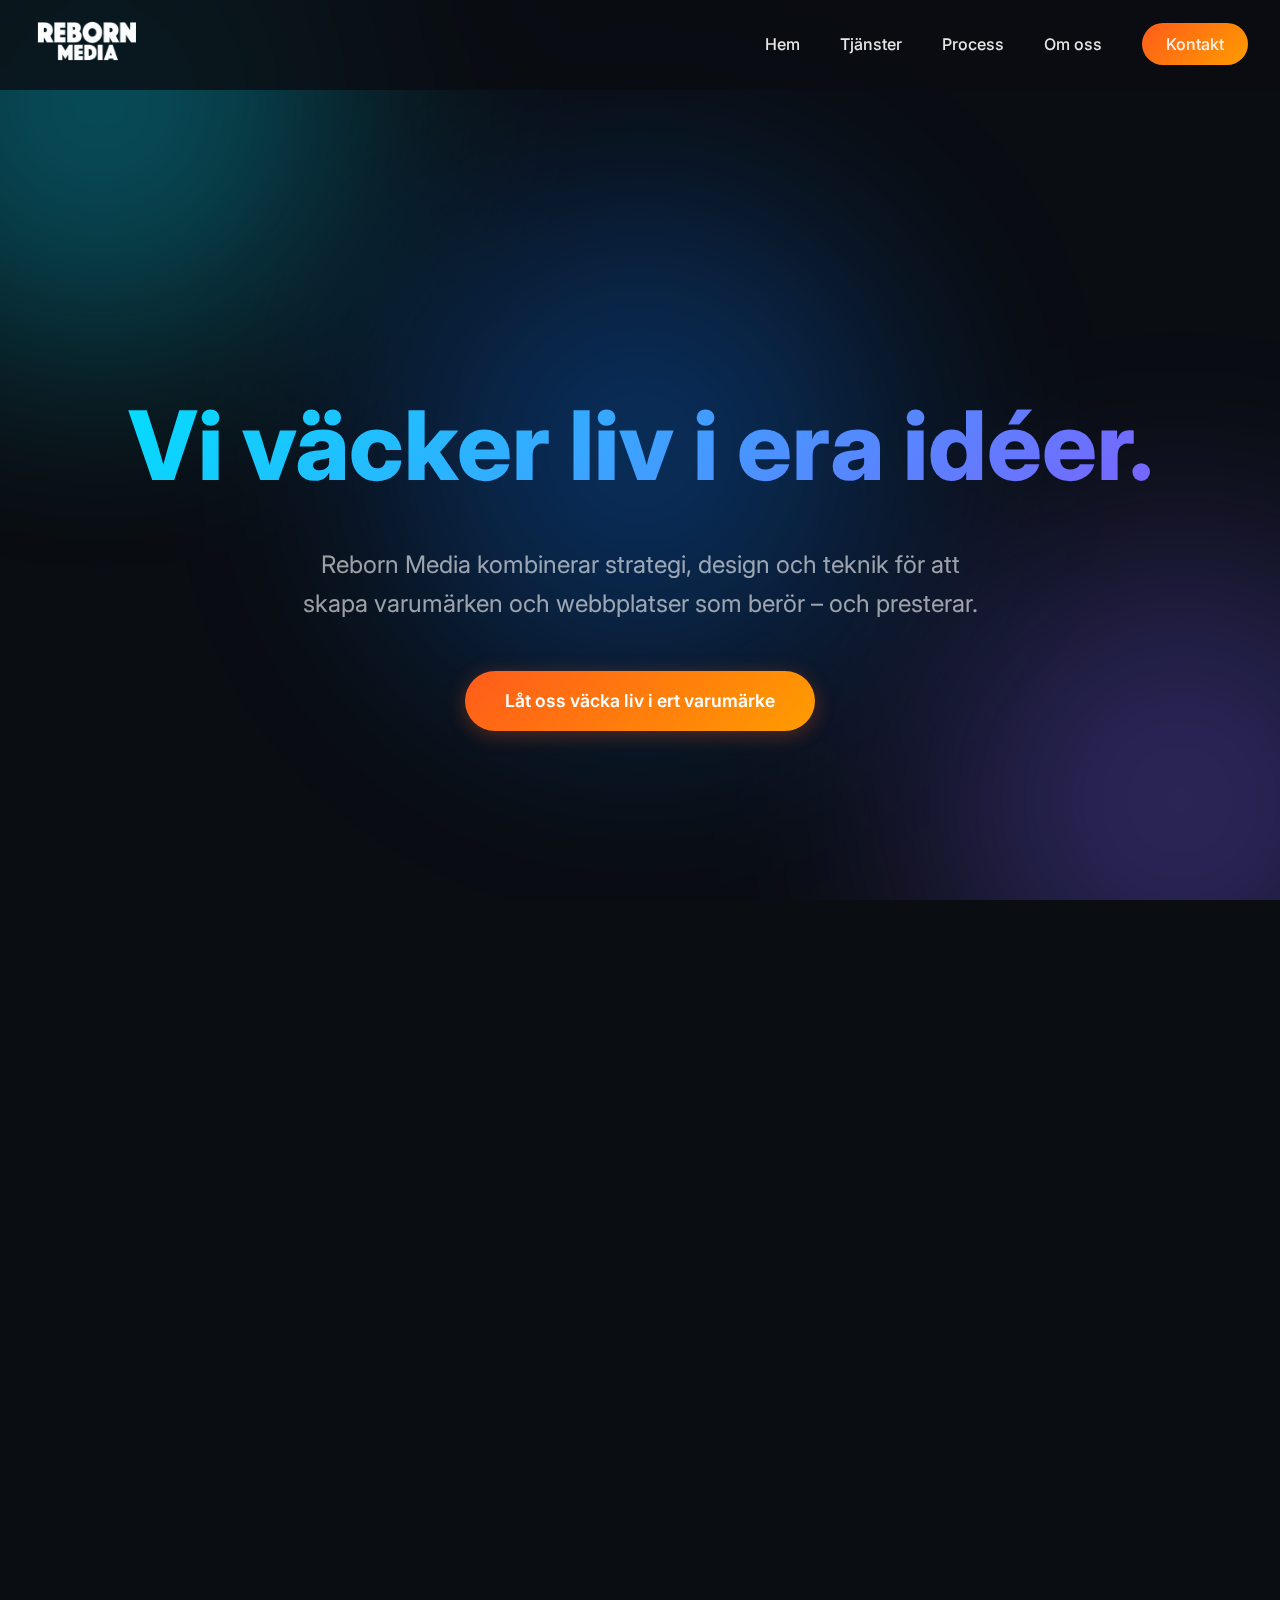
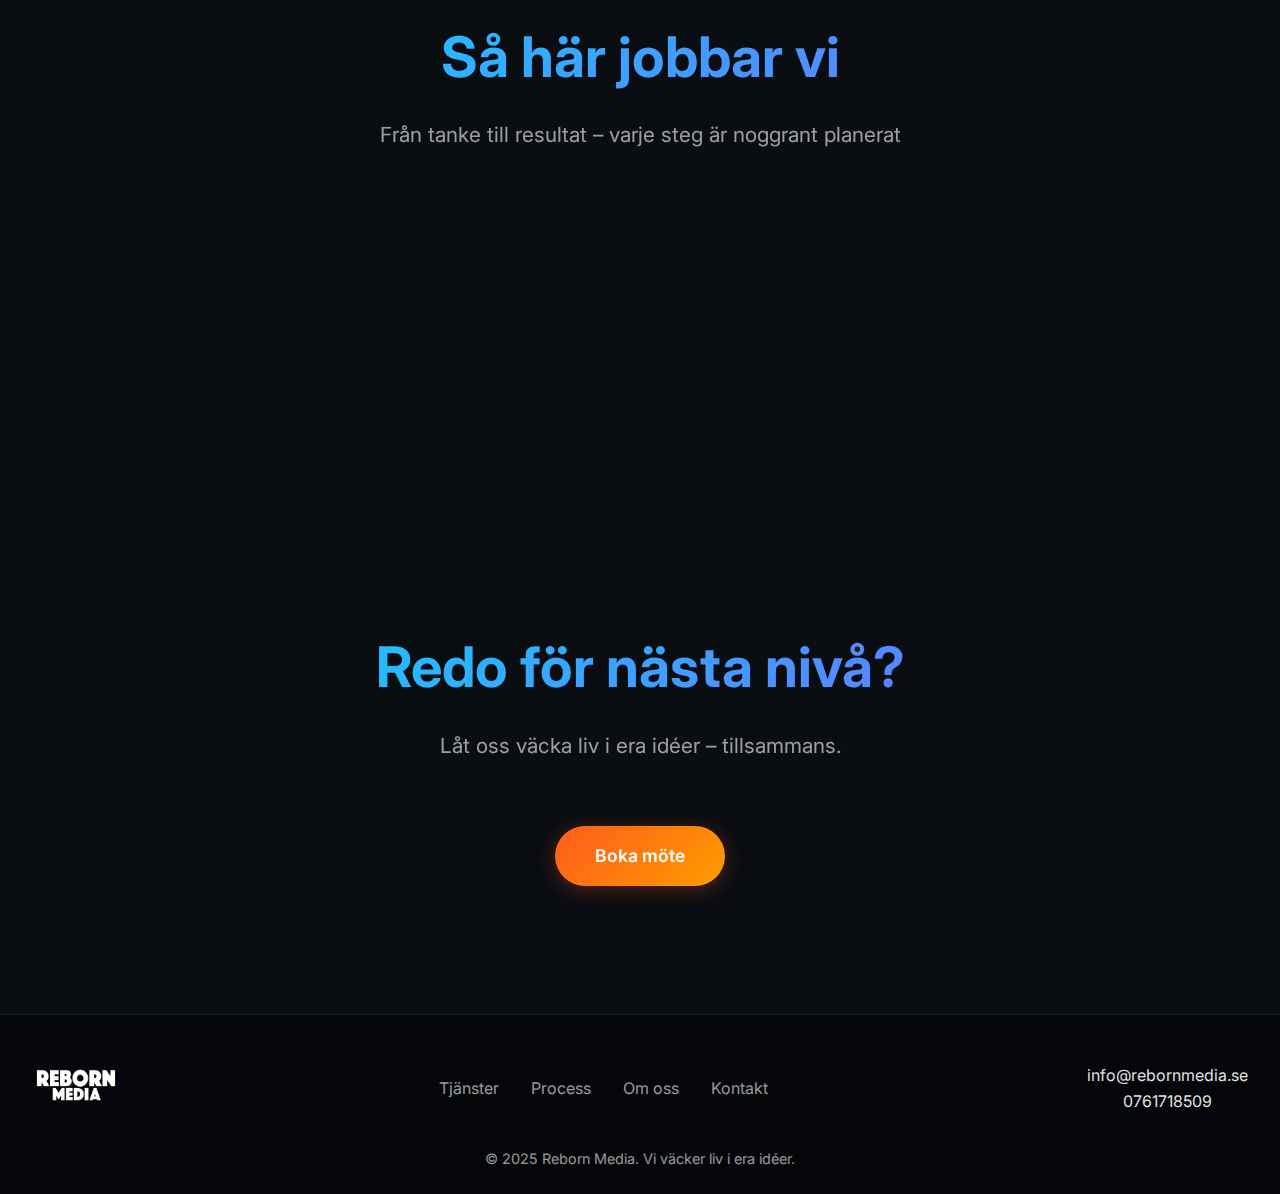
<file: index.html>
<!DOCTYPE html>
<html lang="sv">
<head>
    <meta charset="UTF-8">
    <meta name="viewport" content="width=device-width, initial-scale=1.0">
    <meta name="description" content="Reborn Media - Vi väcker liv i era idéer. Digital byrå som kombinerar strategi, design och teknik.">
    <meta property="og:title" content="Reborn Media - Vi väcker liv i era idéer">
    <meta property="og:description" content="Digital transformation med precision och känsla">
    <meta property="og:type" content="website">
    <title>Reborn Media - Vi väcker liv i era idéer</title>
    <link rel="preconnect" href="https://fonts.googleapis.com">
    <link rel="preconnect" href="https://fonts.gstatic.com" crossorigin>
    <link href="https://fonts.googleapis.com/css2?family=Inter:wght@300;400;500;600;700;800&display=swap" rel="stylesheet">
    <link rel="stylesheet" href="css/style.css">
</head>
<body>
    <!-- Animated Background - ONLY ON HOME PAGE -->
    <div class="animated-bg">
        <div class="color-orb orb-1"></div>
        <div class="color-orb orb-2"></div>
        <div class="color-orb orb-3"></div>
    </div>

    <!-- Navigation -->
    <nav>
        <div class="nav-container">
            <div class="logo">
                <a href="index.html"><img src="images/logo.png" alt="Reborn Media"></a>
            </div>
            <ul class="nav-links">
                <li><a href="index.html">Hem</a></li>
                <li><a href="tjanster.html">Tjänster</a></li>
                <li><a href="process.html">Process</a></li>
                <li><a href="om-oss.html">Om oss</a></li>
                <li><a href="kontakt.html" class="cta-nav">Kontakt</a></li>
            </ul>
            <div class="menu-toggle">
                <span></span>
                <span></span>
                <span></span>
            </div>
        </div>
    </nav>

    <!-- Hero Section -->
    <div class="content">
        <section class="hero">
            <div class="hero-content">
                <h1>Vi väcker liv i era idéer.</h1>
                <p class="subtitle">Reborn Media kombinerar strategi, design och teknik för att skapa varumärken och webbplatser som berör – och presterar.</p>
                <a href="kontakt.html" class="btn btn-primary">Låt oss väcka liv i ert varumärke</a>
            </div>
        </section>

        <!-- Services Teaser -->
        <section id="services-teaser">
            <div class="container">
                <div class="cards-grid">
                    <div class="card">
                        <h3>Webbutveckling & design</h3>
                        <p>Snabba, skräddarsydda CMS-webbplatser byggda för konvertering och användarupplevelse.</p>
                    </div>
                    <div class="card">
                        <h3>Varumärkesdesign</h3>
                        <p>Logotyp, färg, typografi och visuell identitet som berättar er historia.</p>
                    </div>
                    <div class="card">
                        <h3>Digital marknadsföring</h3>
                        <p>E-postkampanjer, innehåll, strategi och storytelling som engagerar.</p>
                    </div>
                </div>
            </div>
        </section>

        <!-- Process Overview -->
        <section id="process-overview">
            <div class="container">
                <h2 class="section-title">Så här jobbar vi</h2>
                <p class="section-subtitle">Från tanke till resultat – varje steg är noggrant planerat</p>
                
                <div class="process-timeline">
                    <div class="process-step">
                        <div class="process-number">1</div>
                        <h3>Idé</h3>
                        <p>Vi lyssnar, förstår och analyserar era behov</p>
                    </div>
                    <div class="process-step">
                        <div class="process-number">2</div>
                        <h3>Design</h3>
                        <p>Vi skapar och formar lösningar med precision</p>
                    </div>
                    <div class="process-step">
                        <div class="process-number">3</div>
                        <h3>Lansering</h3>
                        <p>Vi levererar och lyfter ert varumärke</p>
                    </div>
                </div>
            </div>
        </section>

        <!-- Final CTA -->
        <section id="final-cta" style="padding: 8rem 0;">
            <div class="container" style="text-align: center;">
                <h2 class="section-title">Redo för nästa nivå?</h2>
                <p class="section-subtitle">Låt oss väcka liv i era idéer – tillsammans.</p>
                <a href="kontakt.html" class="btn btn-primary cta-scroll">Boka möte</a>
            </div>
        </section>
    </div>

    <!-- Footer -->
    <footer>
        <div class="footer-content">
            <div class="footer-logo">
                <img src="images/logo.png" alt="Reborn Media" style="height: 40px;">
            </div>
            <ul class="footer-links">
                <li><a href="tjanster.html">Tjänster</a></li>
                <li><a href="process.html">Process</a></li>
                <li><a href="om-oss.html">Om oss</a></li>
                <li><a href="kontakt.html">Kontakt</a></li>
            </ul>
            <div class="footer-contact">
                <p>info@rebornmedia.se</p>
                <p>0761718509</p>
            </div>
        </div>
        <div class="footer-bottom">
            <p>&copy; 2025 Reborn Media. Vi väcker liv i era idéer.</p>
        </div>
    </footer>

    <script src="js/main.js"></script>
</body>
</html>
</file>
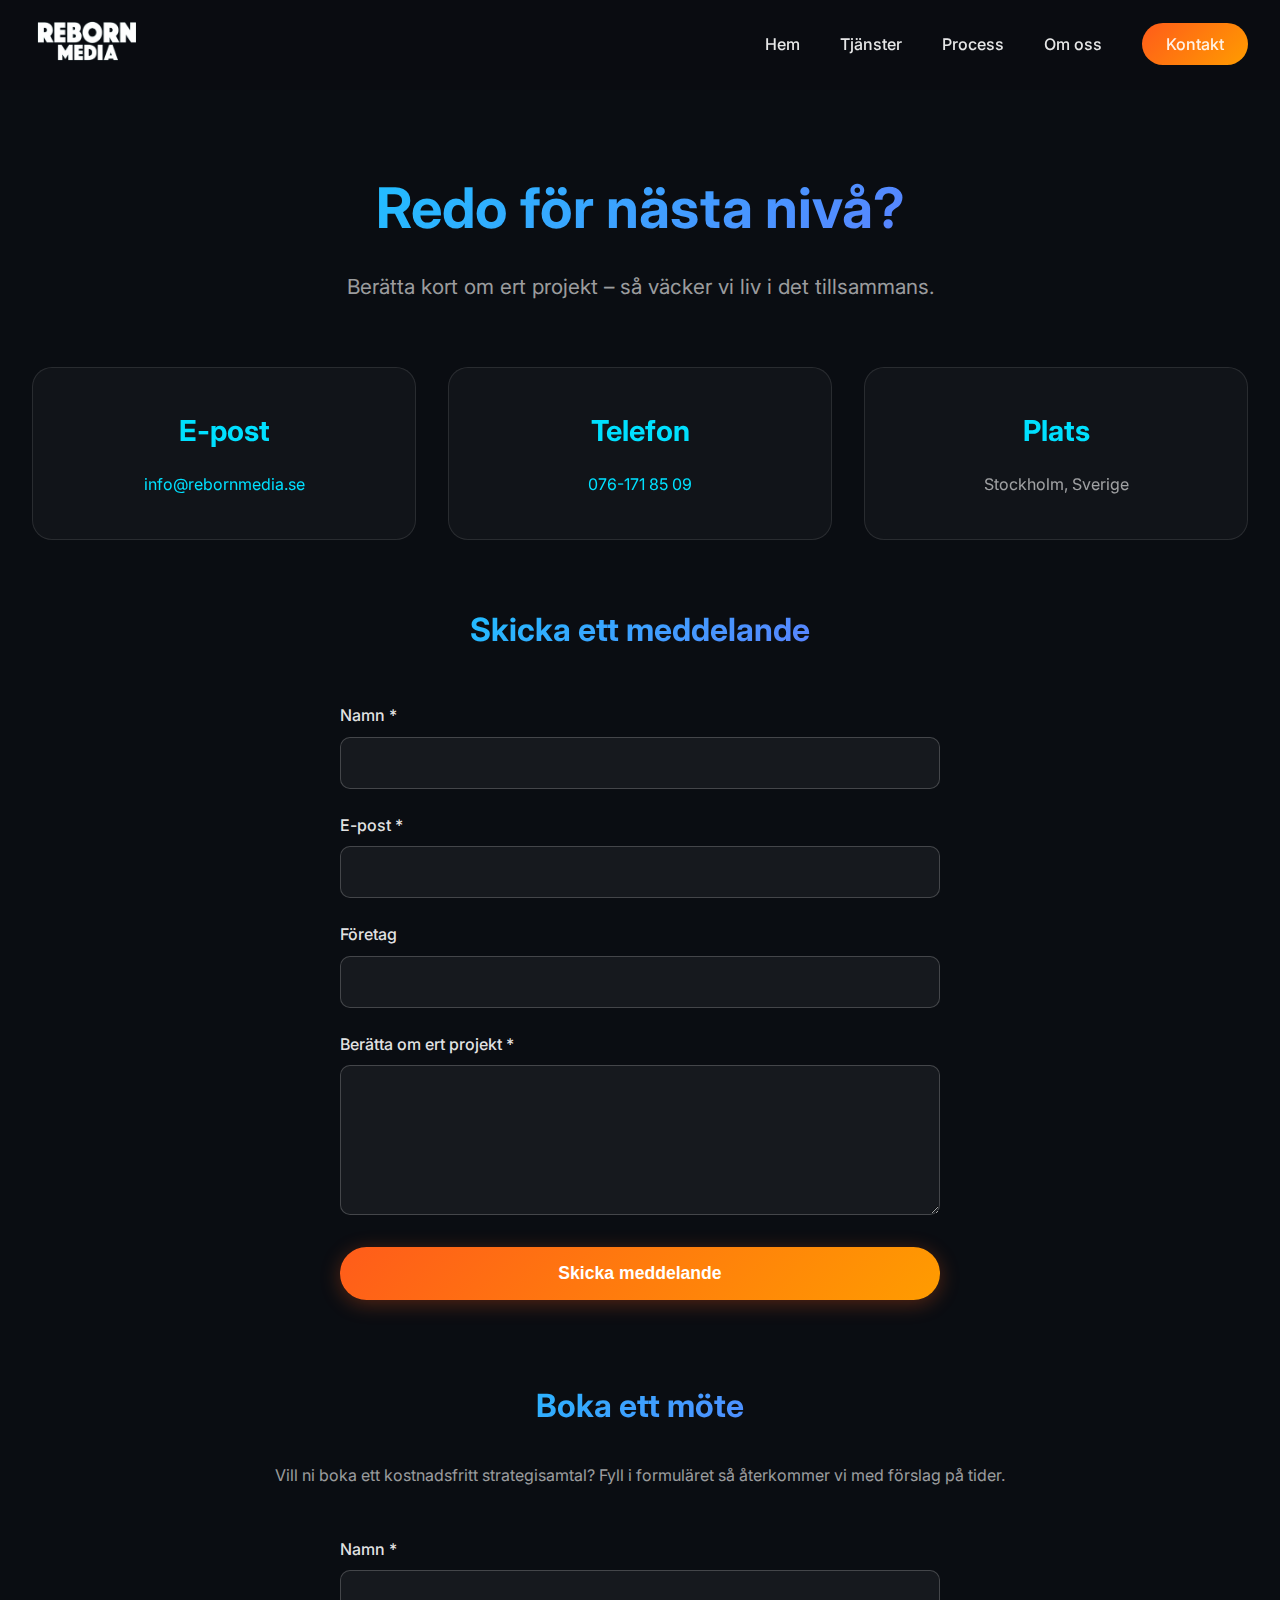
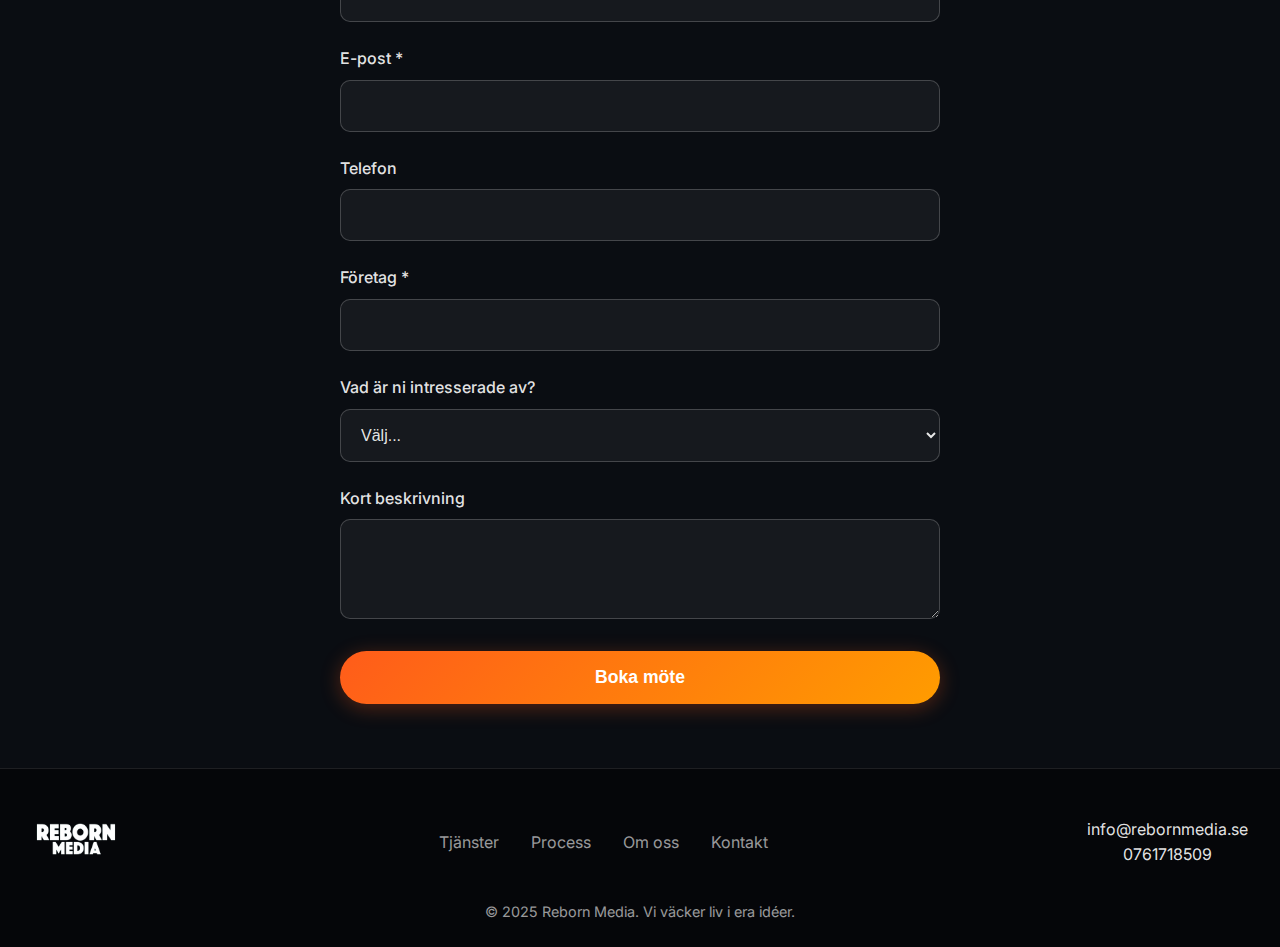
<file: kontakt.html>
<!DOCTYPE html>
<html lang="sv">
<head>
    <meta charset="UTF-8">
    <meta name="viewport" content="width=device-width, initial-scale=1.0">
    <meta name="description" content="Kontakta Reborn Media - Redo för nästa nivå?">
    <title>Kontakt - Reborn Media</title>
    <link href="https://fonts.googleapis.com/css2?family=Inter:wght@300;400;500;600;700;800&display=swap" rel="stylesheet">
    <link rel="stylesheet" href="css/style.css">
</head>
<body class="no-animated-bg">

    <!-- Navigation -->
    <nav>
        <div class="nav-container">
            <div class="logo">
                <a href="index.html"><img src="images/logo.png" alt="Reborn Media"></a>
            </div>
            <ul class="nav-links">
                <li><a href="index.html">Hem</a></li>
                <li><a href="tjanster.html">Tjänster</a></li>
                <li><a href="process.html">Process</a></li>
                <li><a href="om-oss.html">Om oss</a></li>
                <li><a href="kontakt.html" class="cta-nav">Kontakt</a></li>
            </ul>
            <div class="menu-toggle">
                <span></span>
                <span></span>
                <span></span>
            </div>
        </div>
    </nav>

    <!-- Content -->
    <div class="content">
        <section style="padding: 4rem 0;">
            <div class="container">
                <h1 class="section-title">Redo för nästa nivå?</h1>
                <p class="section-subtitle">Berätta kort om ert projekt – så väcker vi liv i det tillsammans.</p>

                <!-- Contact Info Cards -->
                <div class="cards-grid" style="margin-bottom: 4rem;">
                    <div class="card" style="text-align: center;">
                        <h3>E-post</h3>
                        <p><a href="mailto:info@rebornmedia.se" style="color: var(--primary-cyan); text-decoration: none;">info@rebornmedia.se</a></p>
                    </div>
                    <div class="card" style="text-align: center;">
                        <h3>Telefon</h3>
                        <p><a href="tel:0761718509" style="color: var(--primary-cyan); text-decoration: none;">076-171 85 09</a></p>
                    </div>
                    <div class="card" style="text-align: center;">
                        <h3>Plats</h3>
                        <p>Stockholm, Sverige</p>
                    </div>
                </div>

                <!-- Contact Form -->
                <div style="max-width: 800px; margin: 0 auto;">
                    <h2 class="section-title" style="font-size: 2rem; margin-bottom: 2rem;">Skicka ett meddelande</h2>
                    <form id="contact-form" class="contact-form">
                        <div class="form-group">
                            <label for="name">Namn *</label>
                            <input type="text" id="name" name="name" required>
                        </div>
                        <div class="form-group">
                            <label for="email">E-post *</label>
                            <input type="email" id="email" name="email" required>
                        </div>
                        <div class="form-group">
                            <label for="company">Företag</label>
                            <input type="text" id="company" name="company">
                        </div>
                        <div class="form-group">
                            <label for="message">Berätta om ert projekt *</label>
                            <textarea id="message" name="message" required></textarea>
                        </div>
                        <button type="submit" class="btn btn-primary" style="width: 100%;">Skicka meddelande</button>
                    </form>
                </div>

                <!-- Booking Form -->
                <div style="max-width: 800px; margin: 5rem auto 0;">
                    <h2 class="section-title" style="font-size: 2rem; margin-bottom: 2rem;">Boka ett möte</h2>
                    <p style="text-align: center; color: var(--text-muted); margin-bottom: 2rem;">
                        Vill ni boka ett kostnadsfritt strategisamtal? Fyll i formuläret så återkommer vi med förslag på tider.
                    </p>
                    <form id="booking-form" class="contact-form">
                        <div class="form-group">
                            <label for="booking-name">Namn *</label>
                            <input type="text" id="booking-name" name="name" required>
                        </div>
                        <div class="form-group">
                            <label for="booking-email">E-post *</label>
                            <input type="email" id="booking-email" name="email" required>
                        </div>
                        <div class="form-group">
                            <label for="booking-phone">Telefon</label>
                            <input type="tel" id="booking-phone" name="phone">
                        </div>
                        <div class="form-group">
                            <label for="booking-company">Företag *</label>
                            <input type="text" id="booking-company" name="company" required>
                        </div>
                        <div class="form-group">
                            <label for="booking-type">Vad är ni intresserade av?</label>
                            <select id="booking-type" name="type" style="width: 100%; padding: 1rem; border: 1px solid rgba(255, 255, 255, 0.2); border-radius: 10px; background: rgba(255, 255, 255, 0.05); color: var(--text-light); font-size: 1rem;">
                                <option value="">Välj...</option>
                                <option value="web">Webbutveckling & design</option>
                                <option value="branding">Varumärkesdesign</option>
                                <option value="marketing">Digital marknadsföring</option>
                                <option value="all">Helhetslösning</option>
                                <option value="other">Annat</option>
                            </select>
                        </div>
                        <div class="form-group">
                            <label for="booking-message">Kort beskrivning</label>
                            <textarea id="booking-message" name="message" style="min-height: 100px;"></textarea>
                        </div>
                        <button type="submit" class="btn btn-primary" style="width: 100%;">Boka möte</button>
                    </form>
                </div>
            </div>
        </section>
    </div>

    <!-- Footer -->
    <footer>
        <div class="footer-content">
            <div class="footer-logo">
                <img src="images/logo.png" alt="Reborn Media" style="height: 40px;">
            </div>
            <ul class="footer-links">
                <li><a href="tjanster.html">Tjänster</a></li>
                <li><a href="process.html">Process</a></li>
                <li><a href="om-oss.html">Om oss</a></li>
                <li><a href="kontakt.html">Kontakt</a></li>
            </ul>
            <div class="footer-contact">
                <p>info@rebornmedia.se</p>
                <p>0761718509</p>
            </div>
        </div>
        <div class="footer-bottom">
            <p>&copy; 2025 Reborn Media. Vi väcker liv i era idéer.</p>
        </div>
    </footer>

    <script src="js/main.js"></script>
</body>
</html>
</file>
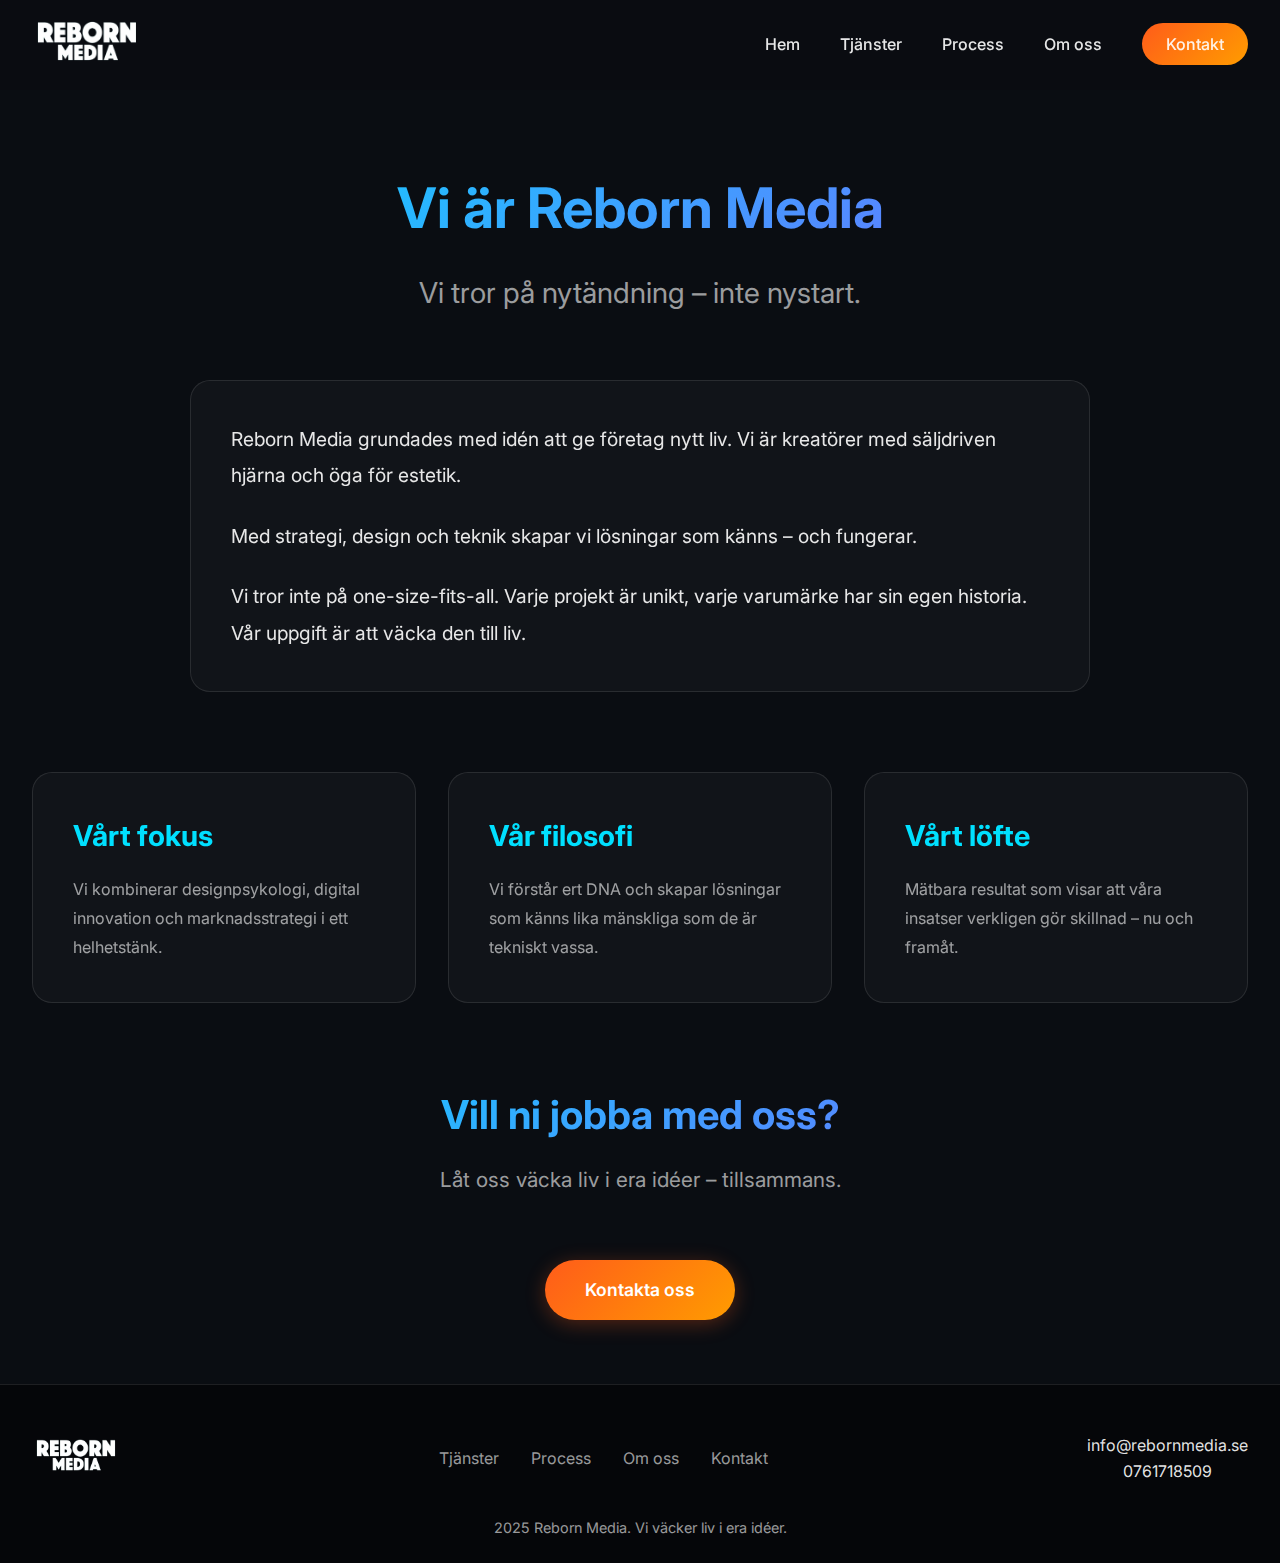
<file: om-oss.html>
<!DOCTYPE html>
<html lang="sv">
<head>
    <meta charset="UTF-8">
    <meta name="viewport" content="width=device-width, initial-scale=1.0">
    <meta name="description" content="Om Reborn Media - Vi tror på nytändning, inte nystart">
    <title>Om oss - Reborn Media</title>
    <link href="https://fonts.googleapis.com/css2?family=Inter:wght@300;400;500;600;700;800&display=swap" rel="stylesheet">
    <link rel="stylesheet" href="css/style.css">
</head>
<body class="no-animated-bg">

    <!-- Navigation -->
    <nav>
        <div class="nav-container">
            <div class="logo">
                <a href="index.html"><img src="images/logo.png" alt="Reborn Media"></a>
            </div>
            <ul class="nav-links">
                <li><a href="index.html">Hem</a></li>
                <li><a href="tjanster.html">Tjänster</a></li>
                <li><a href="process.html">Process</a></li>
                <li><a href="om-oss.html">Om oss</a></li>
                <li><a href="kontakt.html" class="cta-nav">Kontakt</a></li>
            </ul>
            <div class="menu-toggle">
                <span></span>
                <span></span>
                <span></span>
            </div>
        </div>
    </nav>

    <!-- Content -->
    <div class="content">
        <section style="padding: 4rem 0;">
            <div class="container">
                <h1 class="section-title">Vi är Reborn Media</h1>
                <p class="section-subtitle" style="font-size: 1.8rem; max-width: 900px;">
                    Vi tror på nytändning – inte nystart.
                </p>

                <!-- Story Section -->
                <div style="max-width: 900px; margin: 4rem auto;">
                    <div class="card" style="text-align: left;">
                        <p style="font-size: 1.2rem; line-height: 1.9; color: var(--text-light);">
                            Reborn Media grundades med idén att ge företag nytt liv. Vi är kreatörer med säljdriven hjärna och öga för estetik.
                        </p>
                        <p style="font-size: 1.2rem; line-height: 1.9; color: var(--text-light); margin-top: 1.5rem;">
                            Med strategi, design och teknik skapar vi lösningar som känns – och fungerar.
                        </p>
                        <p style="font-size: 1.2rem; line-height: 1.9; color: var(--text-light); margin-top: 1.5rem;">
                            Vi tror inte på one-size-fits-all. Varje projekt är unikt, varje varumärke har sin egen historia. Vår uppgift är att väcka den till liv.
                        </p>
                    </div>
                </div>

                <!-- Values -->
                <div class="cards-grid" style="margin-top: 5rem;">
                    <div class="card">
                        <h3>Vårt fokus</h3>
                        <p>Vi kombinerar designpsykologi, digital innovation och marknadsstrategi i ett helhetstänk.</p>
                    </div>
                    <div class="card">
                        <h3>Vår filosofi</h3>
                        <p>Vi förstår ert DNA och skapar lösningar som känns lika mänskliga som de är tekniskt vassa.</p>
                    </div>
                    <div class="card">
                        <h3>Vårt löfte</h3>
                        <p>Mätbara resultat som visar att våra insatser verkligen gör skillnad – nu och framåt.</p>
                    </div>
                </div>

                <!-- CTA -->
                <div style="text-align: center; margin-top: 5rem;">
                    <h2 class="section-title" style="font-size: 2.5rem;">Vill ni jobba med oss?</h2>
                    <p class="section-subtitle">Låt oss väcka liv i era idéer – tillsammans.</p>
                    <a href="kontakt.html" class="btn btn-primary">Kontakta oss</a>
                </div>
            </div>
        </section>
    </div>

    <!-- Footer -->
    <footer>
        <div class="footer-content">
            <div class="footer-logo">
                <img src="images/logo.png" alt="Reborn Media" style="height: 40px;">
            </div>
            <ul class="footer-links">
                <li><a href="tjanster.html">Tjänster</a></li>
                <li><a href="process.html">Process</a></li>
                <li><a href="om-oss.html">Om oss</a></li>
                <li><a href="kontakt.html">Kontakt</a></li>
            </ul>
            <div class="footer-contact">
                <p>info@rebornmedia.se</p>
                <p>0761718509</p>
            </div>
        </div>
        <div class="footer-bottom">
            <p>&copy; 2025 Reborn Media. Vi väcker liv i era idéer.</p>
        </div>
    </footer>

        <script src="js/main.js"></script>
    <script src="js/content-loader.js"></script>
</body>
</html>
</file>
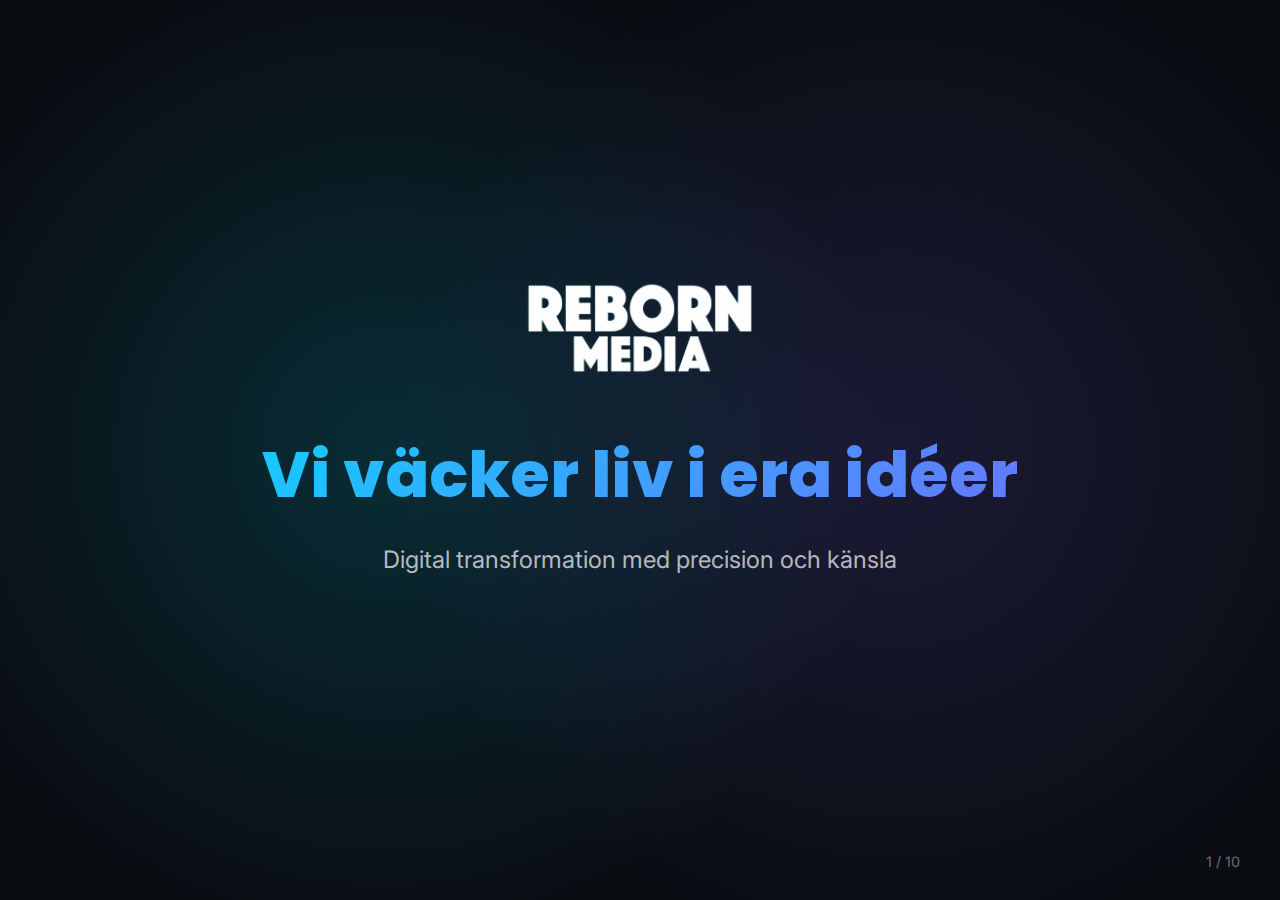
<file: presentation.html>
<!DOCTYPE html>
<html lang="sv">
<head>
    <meta charset="UTF-8">
    <meta name="viewport" content="width=device-width, initial-scale=1.0">
    <title>Reborn Media - Offertförslag</title>
    <link href="https://fonts.googleapis.com/css2?family=Poppins:wght@400;600;700;800&family=Inter:wght@300;400;500;600&display=swap" rel="stylesheet">
    <script src="https://identity.netlify.com/v1/netlify-identity-widget.js"></script>
    <style>
        * {
            margin: 0;
            padding: 0;
            box-sizing: border-box;
        }

        body {
            font-family: 'Inter', sans-serif;
            background: #0A0D12;
            color: #FFFFFF;
            overflow-x: hidden;
        }

        .slide-container {
            scroll-snap-type: y mandatory;
            overflow-y: scroll;
            height: 100vh;
        }

        .slide {
            min-height: 100vh;
            display: flex;
            flex-direction: column;
            justify-content: center;
            align-items: center;
            padding: 60px 40px;
            scroll-snap-align: start;
            position: relative;
            overflow: hidden;
        }

        /* Gradient backgrounds */
        .gradient-bg {
            position: absolute;
            top: 0;
            left: 0;
            width: 100%;
            height: 100%;
            background: radial-gradient(circle at 30% 50%, rgba(0, 224, 255, 0.15), transparent 50%),
                        radial-gradient(circle at 70% 50%, rgba(123, 97, 255, 0.15), transparent 50%);
            z-index: 0;
        }

        .content {
            position: relative;
            z-index: 1;
            max-width: 1200px;
            width: 100%;
        }

        /* Typography */
        h1 {
            font-family: 'Poppins', sans-serif;
            font-weight: 800;
            font-size: 4rem;
            line-height: 1.2;
            margin-bottom: 1.5rem;
            background: linear-gradient(135deg, #00E0FF 0%, #7B61FF 100%);
            -webkit-background-clip: text;
            -webkit-text-fill-color: transparent;
            background-clip: text;
        }

        h2 {
            font-family: 'Poppins', sans-serif;
            font-weight: 700;
            font-size: 3rem;
            margin-bottom: 2rem;
            background: linear-gradient(135deg, #00E0FF 0%, #7B61FF 100%);
            -webkit-background-clip: text;
            -webkit-text-fill-color: transparent;
            background-clip: text;
        }

        h3 {
            font-family: 'Poppins', sans-serif;
            font-weight: 600;
            font-size: 1.8rem;
            margin-bottom: 1rem;
            color: #FFFFFF;
        }

        p {
            font-size: 1.2rem;
            line-height: 1.8;
            color: rgba(255, 255, 255, 0.85);
        }

        /* Glass card effect */
        .glass-card {
            background: rgba(255, 255, 255, 0.05);
            backdrop-filter: blur(10px);
            border-radius: 20px;
            border: 1px solid rgba(255, 255, 255, 0.1);
            padding: 2.5rem;
            margin: 1rem 0;
            box-shadow: 0 8px 32px rgba(0, 0, 0, 0.3);
            transition: transform 0.3s ease, box-shadow 0.3s ease;
        }

        .glass-card:hover {
            transform: translateY(-5px);
            box-shadow: 0 12px 48px rgba(0, 224, 255, 0.2);
        }

        /* CTA Button */
        .cta-button {
            display: inline-block;
            padding: 18px 45px;
            background: linear-gradient(135deg, #FF5C1A 0%, #FF9C00 100%);
            color: #FFFFFF;
            text-decoration: none;
            border-radius: 50px;
            font-weight: 600;
            font-size: 1.1rem;
            transition: transform 0.3s ease, box-shadow 0.3s ease;
            box-shadow: 0 4px 20px rgba(255, 92, 26, 0.4);
            margin-top: 2rem;
        }

        .cta-button:hover {
            transform: scale(1.05);
            box-shadow: 0 6px 30px rgba(255, 92, 26, 0.6);
        }

        /* Logo styling */
        .logo {
            width: 250px;
            height: auto;
            margin-bottom: 3rem;
        }

        /* Features grid */
        .features-grid {
            display: grid;
            grid-template-columns: repeat(auto-fit, minmax(250px, 1fr));
            gap: 2rem;
            margin-top: 3rem;
        }

        .feature-item {
            text-align: center;
            padding: 2rem;
        }

        .feature-icon {
            font-size: 3rem;
            margin-bottom: 1rem;
        }

        /* Package cards */
        .packages-container {
            display: grid;
            grid-template-columns: repeat(auto-fit, minmax(320px, 1fr));
            gap: 2rem;
            margin-top: 3rem;
            width: 100%;
        }

        .package-card {
            background: rgba(255, 255, 255, 0.05);
            backdrop-filter: blur(10px);
            border-radius: 20px;
            border: 1px solid rgba(255, 255, 255, 0.1);
            padding: 2.5rem;
            transition: all 0.3s ease;
            position: relative;
        }

        .package-card.popular {
            border: 2px solid;
            border-image: linear-gradient(135deg, #00E0FF, #7B61FF) 1;
            transform: scale(1.05);
        }

        .package-card:hover {
            transform: translateY(-10px) scale(1.02);
            box-shadow: 0 20px 60px rgba(0, 224, 255, 0.3);
        }

        .popular-badge {
            position: absolute;
            top: -15px;
            right: 20px;
            background: linear-gradient(135deg, #FF5C1A 0%, #FF9C00 100%);
            padding: 8px 20px;
            border-radius: 20px;
            font-size: 0.85rem;
            font-weight: 700;
            text-transform: uppercase;
        }

        .price {
            font-size: 3rem;
            font-weight: 800;
            background: linear-gradient(135deg, #00E0FF 0%, #7B61FF 100%);
            -webkit-background-clip: text;
            -webkit-text-fill-color: transparent;
            background-clip: text;
            margin: 1rem 0;
        }

        .package-features {
            list-style: none;
            margin: 2rem 0;
            text-align: left;
        }

        .package-features li {
            padding: 0.8rem 0;
            border-bottom: 1px solid rgba(255, 255, 255, 0.1);
            font-size: 1rem;
        }

        .package-features li:before {
            content: "✓ ";
            color: #00E0FF;
            font-weight: bold;
            margin-right: 10px;
        }

        /* Timeline/Process */
        .process-timeline {
            display: flex;
            justify-content: space-between;
            margin-top: 3rem;
            position: relative;
            padding: 2rem 0;
        }

        .process-number {
            width: 60px;
            height: 60px;
            background: linear-gradient(135deg, #00E0FF 0%, #7B61FF 100%);
            border-radius: 50%;
            display: flex;
            align-items: center;
            justify-content: center;
            margin: 0 auto 1rem;
            font-size: 1.5rem;
            font-weight: 700;
        }

        .process-step {
            flex: 1;
            text-align: center;
            position: relative;
            z-index: 1;
        }

        /* Problems list */
        .problems-list {
            display: grid;
            grid-template-columns: repeat(auto-fit, minmax(280px, 1fr));
            gap: 2rem;
            margin-top: 3rem;
        }

        .problem-item {
            background: rgba(255, 92, 26, 0.1);
            border-left: 4px solid #FF5C1A;
            padding: 1.5rem;
            border-radius: 10px;
        }

        /* Benefits list */
        .benefits-list {
            display: grid;
            grid-template-columns: repeat(auto-fit, minmax(280px, 1fr));
            gap: 2rem;
            margin-top: 3rem;
        }

        .benefit-item {
            background: rgba(0, 224, 255, 0.1);
            border-left: 4px solid #00E0FF;
            padding: 1.5rem;
            border-radius: 10px;
        }

        /* Contact section */
        .contact-info {
            display: flex;
            justify-content: center;
            gap: 3rem;
            margin: 2rem 0;
            flex-wrap: wrap;
        }

        .contact-item {
            font-size: 1.2rem;
        }

        .subtitle {
            font-size: 1.5rem;
            color: rgba(255, 255, 255, 0.7);
            margin-bottom: 3rem;
        }

        /* Slide number */
        .slide-number {
            position: absolute;
            bottom: 30px;
            right: 40px;
            font-size: 0.9rem;
            color: rgba(255, 255, 255, 0.4);
        }

        /* Extra services */
        .extra-services {
            display: grid;
            grid-template-columns: repeat(auto-fit, minmax(300px, 1fr));
            gap: 2rem;
            margin-top: 3rem;
        }

        .service-card {
            background: rgba(123, 97, 255, 0.1);
            border: 1px solid rgba(123, 97, 255, 0.3);
            padding: 2rem;
            border-radius: 15px;
            text-align: center;
        }

        .service-price {
            font-size: 1.8rem;
            font-weight: 700;
            color: #7B61FF;
            margin: 1rem 0;
        }

        .package-note {
            font-size: 0.95rem;
            color: rgba(255, 255, 255, 0.7);
            margin-top: 1rem;
            font-style: italic;
        }

        /* Responsive */
        @media (max-width: 768px) {
            h1 { font-size: 2.5rem; }
            h2 { font-size: 2rem; }
            .packages-container { grid-template-columns: 1fr; }
            .process-timeline { flex-direction: column; }
        }

        /* Scroll hint */
        .scroll-hint {
            position: absolute;
            bottom: 30px;
            left: 50%;
            transform: translateX(-50%);
            animation: bounce 2s infinite;
            color: rgba(255, 255, 255, 0.5);
        }

        @keyframes bounce {
            0%, 20%, 50%, 80%, 100% { transform: translateX(-50%) translateY(0); }
            40% { transform: translateX(-50%) translateY(-10px); }
            60% { transform: translateX(-50%) translateY(-5px); }
        }

        .center-text {
            text-align: center;
        }
    </style>
</head>
<body>

    <!-- Login check script -->
    <script>
        // Check if user is logged in
        const user = netlifyIdentity.currentUser();
        
        if (!user) {
            netlifyIdentity.open();
            netlifyIdentity.on("login", () => {
                location.reload();
            });
        }
    </script>

    <div class="slide-container">
        
        <!-- Slide 1: Welcome -->
        <div class="slide">
            <div class="gradient-bg"></div>
            <div class="content center-text">
                <img src="[data-uri]" alt="Reborn Media" class="logo">
                <h1>Vi väcker liv i era idéer</h1>
                <p class="subtitle">Digital transformation med precision och känsla</p>
            </div>
            <div class="slide-number">1 / 10</div>
        </div>

        <!-- Slide 2: The Challenge -->
        <div class="slide">
            <div class="gradient-bg"></div>
            <div class="content">
                <h2 class="center-text">Känner ni igen er?</h2>
                <div class="problems-list">
                    <div class="problem-item">
                        <h3>Föråldrad webbplats</h3>
                        <p>Er hemsida konverterar inte och speglar inte ert varumärke på rätt sätt.</p>
                    </div>
                    <div class="problem-item">
                        <h3>Otydlig strategi</h3>
                        <p>Saknar ni en tydlig digital strategi som driver tillväxt?</p>
                    </div>
                    <div class="problem-item">
                        <h3>Låg trafik</h3>
                        <p>Brist på interaktion och engagemang online begränsar er potential.</p>
                    </div>
                    <div class="problem-item">
                        <h3>Ineffektiv kommunikation</h3>
                        <p>Kundkommunikationen fungerar inte så effektivt som den borde.</p>
                    </div>
                    <div class="problem-item">
                        <h3>Tappade leads</h3>
                        <p>Ni missar potentiella kunder eftersom uppföljning och kommunikation inte sker automatiskt eller effektivt.</p>
                    </div>
                    <div class="problem-item">
                        <h3>Tidskrävande kundhantering</h3>
                        <p>Manuella processer tar tid och skapar frustration – med rätt AI-stöd blir det smidigt och konsekvent.</p>
                    </div>
                </div>
            </div>
            <div class="slide-number">2 / 10</div>
        </div>

        <!-- Slide 3: Our Solution -->
        <div class="slide">
            <div class="gradient-bg"></div>
            <div class="content">
                <h2 class="center-text">Reborn Media – där teknik möter känsla</h2>
                <p class="center-text subtitle">Vi skapar nytt av det som redan finns</p>
                
                <div class="features-grid">
                    <div class="feature-item">
                        <h3>Webbutveckling</h3>
                        <p>Modern design som speglar ert varumärke och konverterar besökare till kunder.</p>
                    </div>
                    <div class="feature-item">
                        <h3>Digital strategi</h3>
                        <p>Klara, datadrivna planer som gör att er digitala närvaro faktiskt driver tillväxt.</p>
                    </div>
                    <div class="feature-item">
                        <h3>AI-lösningar</h3>
                        <p>Smarta assistenter som följer upp leads, automatiserar kundkommunikation och frigör tid.</p>
                    </div>
                    <div class="feature-item">
                        <h3>Långsiktig tillväxt</h3>
                        <p>Mätbara resultat som visar att våra insatser verkligen gör skillnad – nu och framåt.</p>
                    </div>
                </div>

                <div class="glass-card" style="margin-top: 3rem;">
                    <p style="text-align: center; font-size: 1.3rem; font-weight: 500;">
                        <strong>Vår styrka:</strong> Vi kombinerar designpsykologi, digital innovation och marknadsstrategi i ett helhetstänk. Vi förstår ert DNA och skapar lösningar som känns lika mänskliga som de är tekniskt vassa.
                    </p>
                </div>
            </div>
            <div class="slide-number">3 / 10</div>
        </div>

        <!-- Slide 4: Why Choose Us -->
        <div class="slide">
            <div class="gradient-bg"></div>
            <div class="content">
                <h2 class="center-text">Förnyelse med precision</h2>
                <div class="benefits-list">
                    <div class="benefit-item">
                        <h3>Visuell identitet</h3>
                        <p>En design som bygger förtroende och speglar er expertis.</p>
                    </div>
                    <div class="benefit-item">
                        <h3>Optimerad UX</h3>
                        <p>Webbplats anpassad för användarupplevelse och era affärsmål.</p>
                    </div>
                    <div class="benefit-item">
                        <h3>AI-assistenter</h3>
                        <p>Smarta lösningar som förstärker kundservice och effektivitet.</p>
                    </div>
                    <div class="benefit-item">
                        <h3>Mätbar tillväxt</h3>
                        <p>Bättre konvertering och starkare digital trovärdighet.</p>
                    </div>
                    <div class="benefit-item">
                        <h3>Helhetstänk</h3>
                        <p>Vi kombinerar design, strategi och teknik i sömlösa lösningar som fungerar tillsammans, inte bara var för sig.</p>
                    </div>
                    <div class="benefit-item">
                        <h3>Innovation med mänsklig känsla</h3>
                        <p>Våra lösningar är tekniskt vassa men alltid anpassade för människor – de känns personliga, intuitiva och relevanta.</p>
                    </div>
                </div>
            </div>
            <div class="slide-number">4 / 10</div>
        </div>

        <!-- Slide 5: Package 1 - Basic -->
        <div class="slide">
            <div class="gradient-bg"></div>
            <div class="content center-text">
                <h2>Våra paket</h2>
                <div class="packages-container">
                    <div class="package-card">
                        <h3>Reborn Basic</h3>
                        <div class="price">15 000 kr</div>
                        <p>Perfekt för er som vill modernisera befintlig webbplats</p>
                        <ul class="package-features">
                            <li>Modernisering av befintlig webbplats</li>
                            <li>Skräddarsydd visuell identitet</li>
                            <li>Moderniserad SEO & Responsivitet</li>
                            <li>Leverans inom 2 veckor</li>
                        </ul>
                        <a href="#kontakt" class="cta-button">Kom igång</a>
                    </div>
                </div>
            </div>
            <div class="slide-number">5 / 10</div>
        </div>

        <!-- Slide 6: Package 2 - Plus (Popular) -->
        <div class="slide">
            <div class="gradient-bg"></div>
            <div class="content center-text">
                <div class="packages-container">
                    <div class="package-card popular">
                        <span class="popular-badge">Populärast</span>
                        <h3>Reborn Plus</h3>
                        <div class="price">35 000 kr</div>
                        <p>För er som vill ta steget till nästa nivå</p>
                        <ul class="package-features">
                            <li>Komplett ny webbdesign & UX-struktur</li>
                            <li>Branding & visuell profil</li>
                            <li>Google Analytics & SEO-optimering</li>
                            <li>Leverans inom 4 veckor</li>
                        </ul>
                        <a href="#kontakt" class="cta-button">Välj Plus</a>
                    </div>
                </div>
            </div>
            <div class="slide-number">6 / 10</div>
        </div>

        <!-- Slide 7: Package 3 - Premium -->
        <div class="slide">
            <div class="gradient-bg"></div>
            <div class="content center-text">
                <div class="packages-container">
                    <div class="package-card">
                        <h3>Reborn Premium</h3>
                        <div class="price">60 000 kr</div>
                        <p>Helhetspaket för er som vill ha total transformation</p>
                        <ul class="package-features">
                            <li>Full webbstrategi & varumärkesprofil</li>
                            <li>Skräddarsydd design</li>
                            <li>AI-assistent (startavgift 10 000 kr ingår, därefter 3 500 kr / månaden)</li>
                            <li>Driftsättning, support & vidareutveckling 2 mån</li>
                            <li>Leverans inom 6 veckor</li>
                        </ul>
                        <p class="package-note">Med detta paket kan ni lägga till rullande drift för 25 000 kr / månaden (minimum 3 månader)</p>
                        <a href="#kontakt" class="cta-button">Gå Premium</a>
                    </div>
                </div>
            </div>
            <div class="slide-number">7 / 10</div>
        </div>

        <!-- Slide 8: Extra Services -->
        <div class="slide">
            <div class="gradient-bg"></div>
            <div class="content">
                <h2 class="center-text">Utöka er digitala kraft</h2>
                <p class="center-text subtitle">Tilläggsval för att maximera er digitala närvaro</p>
                
                <div class="extra-services">
                    <div class="service-card">
                        <h3>AI-assistent</h3>
                        <div class="service-price">10 000 kr start</div>
                        <p>+ 5 000 kr/månad</p>
                        <p style="margin-top: 1rem;">Intelligent chatbot på er webbplats som hanterar kundservice 24/7</p>
                    </div>
                    
                    <div class="service-card">
                        <h3>Brand Book</h3>
                        <div class="service-price">från 10 000 kr</div>
                        <p>Digital stilguide</p>
                        <p style="margin-top: 1rem;">Komplett varumärkesmanual med grafiska riktlinjer</p>
                    </div>
                    
                    <div class="service-card">
                        <h3>Nyhetsbrev</h3>
                        <div class="service-price">5 000 kr</div>
                        <p>Minimum 5 stycken</p>
                        <p style="margin-top: 1rem;">Professionella mailkampanjer som engagerar era kunder</p>
                    </div>
                </div>
            </div>
            <div class="slide-number">8 / 10</div>
        </div>

        <!-- Slide 9: Our Process -->
        <div class="slide">
            <div class="gradient-bg"></div>
            <div class="content">
                <h2 class="center-text">Vår process</h2>
                <p class="center-text subtitle">Från idé till lansering – varje steg är noggrant planerat</p>
                
                <div class="process-timeline">
                    <div class="process-step">
                        <div class="process-number">1</div>
                        <h3>Behovsanalys</h3>
                        <p>Designbrief & strategi</p>
                    </div>
                    <div class="process-step">
                        <div class="process-number">2</div>
                        <h3>Förslag</h3>
                        <p>Prototyp</p>
                    </div>
                    <div class="process-step">
                        <div class="process-number">3</div>
                        <h3>Implementation</h3>
                        <p>Utveckling & design</p>
                    </div>
                    <div class="process-step">
                        <div class="process-number">4</div>
                        <h3>Leverans</h3>
                        <p>Optimering & test</p>
                    </div>
                </div>

                <div class="glass-card" style="margin-top: 4rem;">
                    <p style="text-align: center; font-size: 1.2rem;">
                        Vi håller er informerade varje steg på vägen och ser till att ni är nöjda innan vi går vidare.
                    </p>
                </div>
            </div>
            <div class="slide-number">9 / 10</div>
        </div>

        <!-- Slide 10: Contact -->
        <div class="slide" id="kontakt">
            <div class="gradient-bg"></div>
            <div class="content center-text">
                <h1>Redo att förvandlas?</h1>
                <p class="subtitle">Låt oss väcka liv i era idéer</p>
                
                <div class="contact-info">
                    <div class="contact-item">
                        <strong>info@rebornmedia.se</strong>
                    </div>
                    <div class="contact-item">
                        <strong>rebornmedia.se</strong>
                    </div>
                    <div class="contact-item">
                        <strong>Stockholm</strong>
                    </div>
                </div>

                <a href="mailto:info@rebornmedia.se" class="cta-button" style="font-size: 1.3rem; padding: 22px 55px;">
                    Boka kostnadsfritt strategisamtal
                </a>
            </div>
            <div class="slide-number">10 / 10</div>
        </div>

    </div>

    <script>
        // Smooth scroll snap behavior
        document.addEventListener('DOMContentLoaded', function() {
            // Add keyboard navigation
            document.addEventListener('keydown', function(e) {
                const slides = document.querySelectorAll('.slide');
                const currentIndex = Math.round(window.scrollY / window.innerHeight);
                
                if (e.key === 'ArrowDown' && currentIndex < slides.length - 1) {
                    slides[currentIndex + 1].scrollIntoView({ behavior: 'smooth' });
                } else if (e.key === 'ArrowUp' && currentIndex > 0) {
                    slides[currentIndex - 1].scrollIntoView({ behavior: 'smooth' });
                }
            });
        });
    </script>
</body>
</html>
</file>
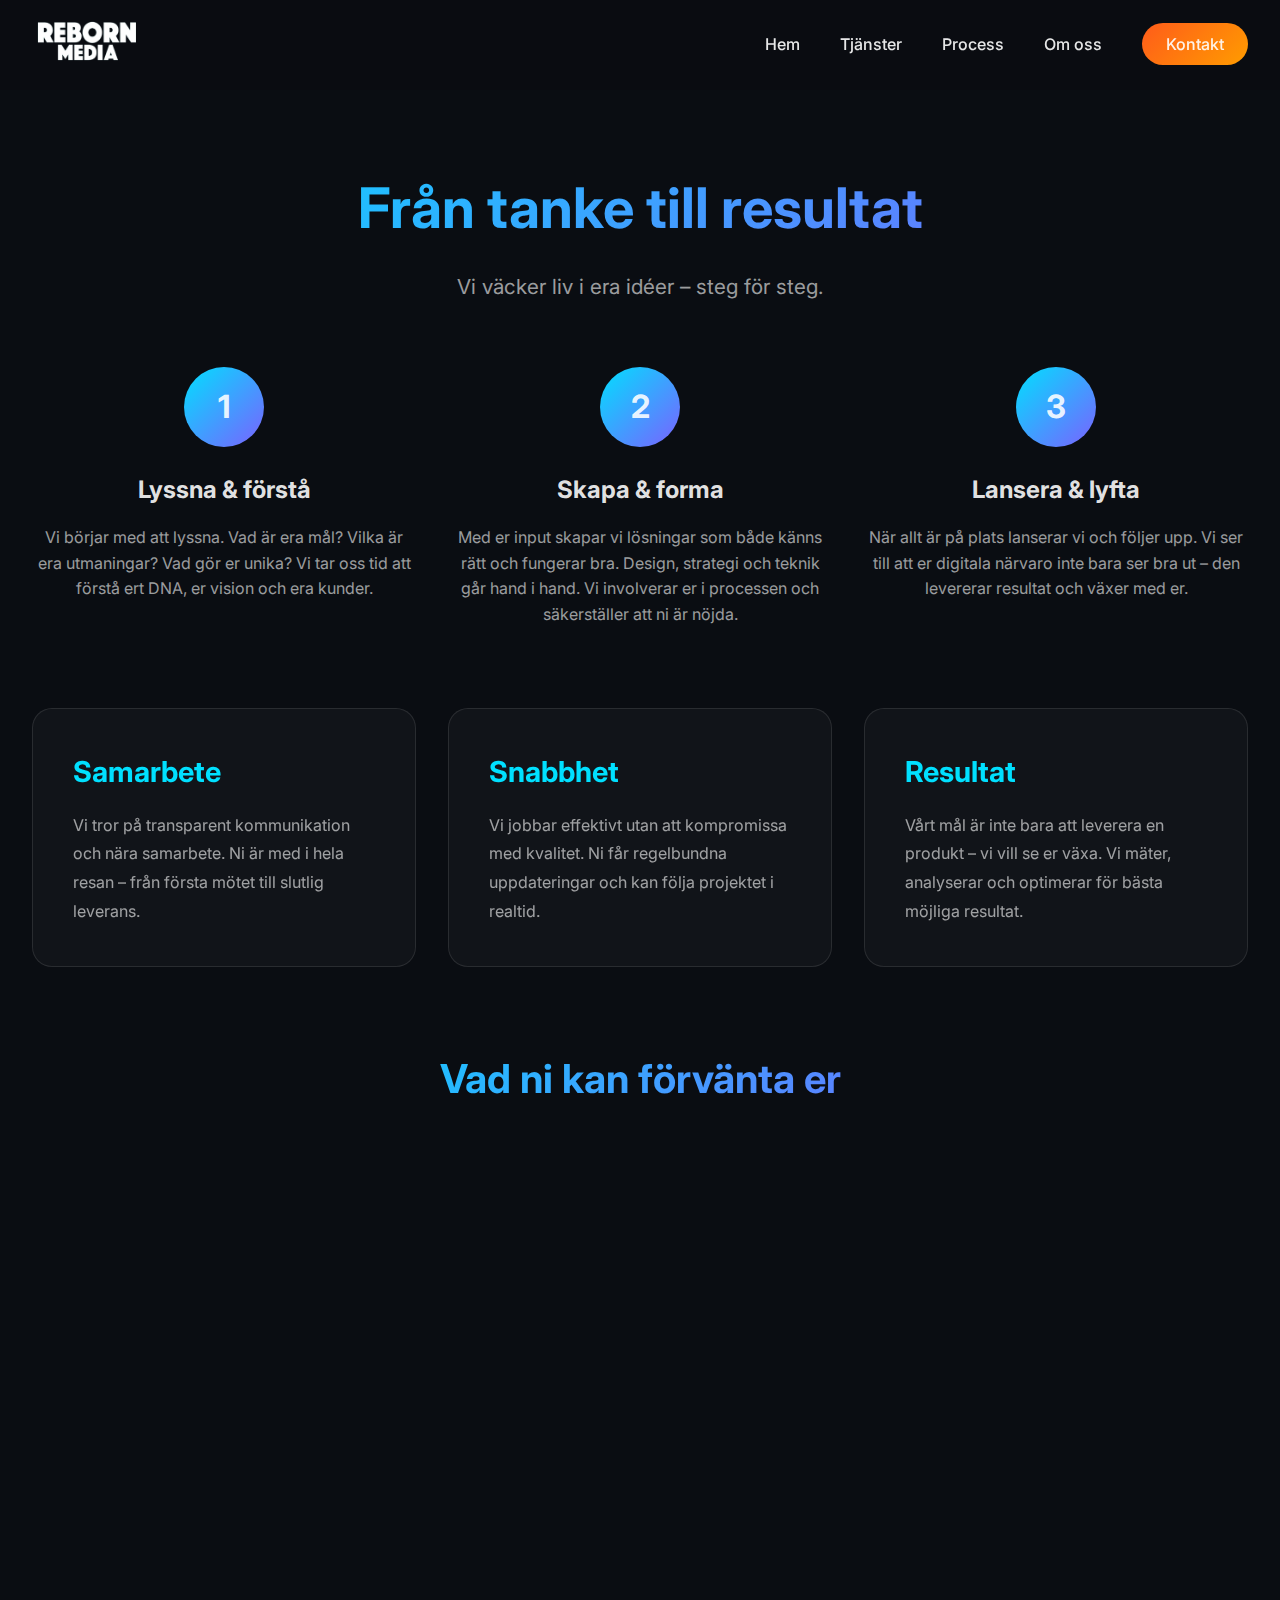
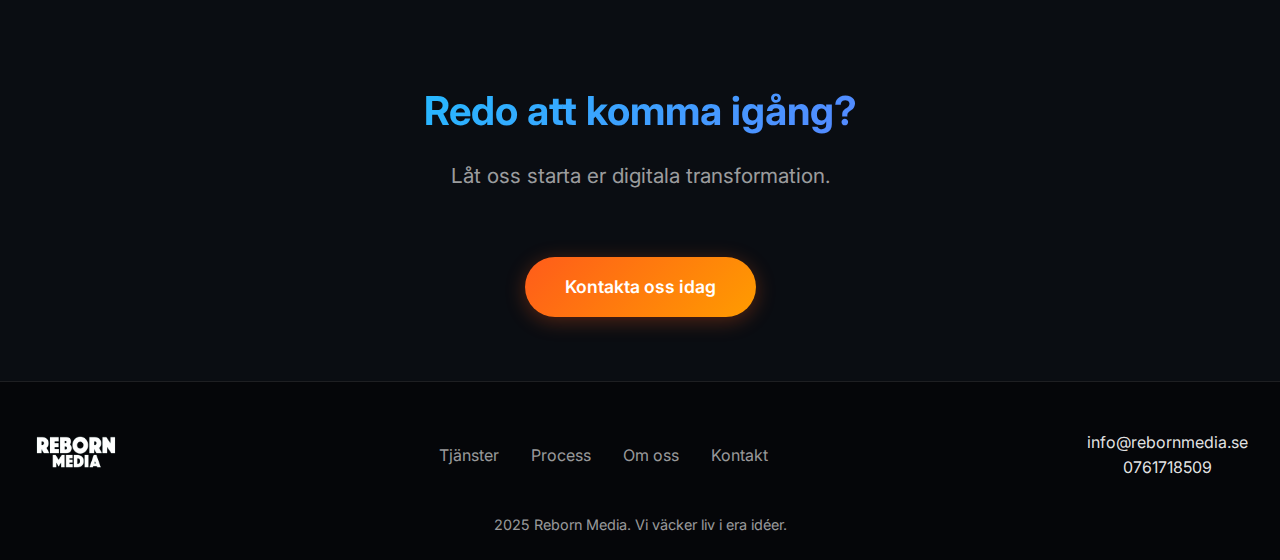
<file: process.html>
<!DOCTYPE html>
<html lang="sv">
<head>
    <meta charset="UTF-8">
    <meta name="viewport" content="width=device-width, initial-scale=1.0">
    <meta name="description" content="Vår process - Från tanke till resultat">
    <title>Process - Reborn Media</title>
    <link href="https://fonts.googleapis.com/css2?family=Inter:wght@300;400;500;600;700;800&display=swap" rel="stylesheet">
    <link rel="stylesheet" href="css/style.css">
</head>
<body class="no-animated-bg">

    <!-- Navigation -->
    <nav>
        <div class="nav-container">
            <div class="logo">
                <a href="index.html"><img src="images/logo.png" alt="Reborn Media"></a>
            </div>
            <ul class="nav-links">
                <li><a href="index.html">Hem</a></li>
                <li><a href="tjanster.html">Tjänster</a></li>
                <li><a href="process.html">Process</a></li>
                <li><a href="om-oss.html">Om oss</a></li>
                <li><a href="kontakt.html" class="cta-nav">Kontakt</a></li>
            </ul>
            <div class="menu-toggle">
                <span></span>
                <span></span>
                <span></span>
            </div>
        </div>
    </nav>

    <!-- Content -->
    <div class="content">
        <section style="padding: 4rem 0;">
            <div class="container">
                <h1 class="section-title">Från tanke till resultat</h1>
                <p class="section-subtitle">Vi väcker liv i era idéer – steg för steg.</p>

                <!-- Process Timeline -->
                <div class="process-timeline">
                    <div class="process-step">
                        <div class="process-number">1</div>
                        <h3>Lyssna & förstå</h3>
                        <p>Vi börjar med att lyssna. Vad är era mål? Vilka är era utmaningar? Vad gör er unika? Vi tar oss tid att förstå ert DNA, er vision och era kunder.</p>
                    </div>
                    <div class="process-step">
                        <div class="process-number">2</div>
                        <h3>Skapa & forma</h3>
                        <p>Med er input skapar vi lösningar som både känns rätt och fungerar bra. Design, strategi och teknik går hand i hand. Vi involverar er i processen och säkerställer att ni är nöjda.</p>
                    </div>
                    <div class="process-step">
                        <div class="process-number">3</div>
                        <h3>Lansera & lyfta</h3>
                        <p>När allt är på plats lanserar vi och följer upp. Vi ser till att er digitala närvaro inte bara ser bra ut – den levererar resultat och växer med er.</p>
                    </div>
                </div>

                <!-- Detailed Process Cards -->
                <div class="cards-grid" style="margin-top: 5rem;">
                    <div class="card">
                        <h3>Samarbete</h3>
                        <p>Vi tror på transparent kommunikation och nära samarbete. Ni är med i hela resan – från första mötet till slutlig leverans.</p>
                    </div>
                    <div class="card">
                        <h3>Snabbhet</h3>
                        <p>Vi jobbar effektivt utan att kompromissa med kvalitet. Ni får regelbundna uppdateringar och kan följa projektet i realtid.</p>
                    </div>
                    <div class="card">
                        <h3>Resultat</h3>
                        <p>Vårt mål är inte bara att leverera en produkt – vi vill se er växa. Vi mäter, analyserar och optimerar för bästa möjliga resultat.</p>
                    </div>
                </div>

                <!-- What to Expect -->
                <div style="max-width: 900px; margin: 5rem auto;">
                    <h2 class="section-title" style="font-size: 2.5rem;">Vad ni kan förvänta er</h2>
                    <div class="card" style="margin-top: 2rem;">
                        <ul style="list-style: none; padding: 0;">
                            <li style="padding: 1rem 0; border-bottom: 1px solid rgba(255,255,255,0.1);">
                                Tydlig projektplan med milstolpar
                            </li>
                            <li style="padding: 1rem 0; border-bottom: 1px solid rgba(255,255,255,0.1);">
                                Regelbundna avstämningar och uppdateringar
                            </li>
                            <li style="padding: 1rem 0; border-bottom: 1px solid rgba(255,255,255,0.1);">
                                Transparent prissättning utan dolda kostnader
                            </li>
                            <li style="padding: 1rem 0; border-bottom: 1px solid rgba(255,255,255,0.1);">
                                Flexibilitet att anpassa efter era behov
                            </li>
                            <li style="padding: 1rem 0; border-bottom: 1px solid rgba(255,255,255,0.1);">
                                Support även efter lansering
                            </li>
                            <li style="padding: 1rem 0;">
                                Långsiktig partner för er digitala tillväxt
                            </li>
                        </ul>
                    </div>
                </div>

                <!-- CTA -->
                <div style="text-align: center; margin-top: 5rem;">
                    <h2 class="section-title" style="font-size: 2.5rem;">Redo att komma igång?</h2>
                    <p class="section-subtitle">Låt oss starta er digitala transformation.</p>
                    <a href="kontakt.html" class="btn btn-primary">Kontakta oss idag</a>
                </div>
            </div>
        </section>
    </div>

    <!-- Footer -->
    <footer>
        <div class="footer-content">
            <div class="footer-logo">
                <img src="images/logo.png" alt="Reborn Media" style="height: 40px;">
            </div>
            <ul class="footer-links">
                <li><a href="tjanster.html">Tjänster</a></li>
                <li><a href="process.html">Process</a></li>
                <li><a href="om-oss.html">Om oss</a></li>
                <li><a href="kontakt.html">Kontakt</a></li>
            </ul>
            <div class="footer-contact">
                <p>info@rebornmedia.se</p>
                <p>0761718509</p>
            </div>
        </div>
        <div class="footer-bottom">
            <p>&copy; 2025 Reborn Media. Vi väcker liv i era idéer.</p>
        </div>
    </footer>

        <script src="js/main.js"></script>
    <script src="js/content-loader.js"></script>
</body>
</html>
</file>
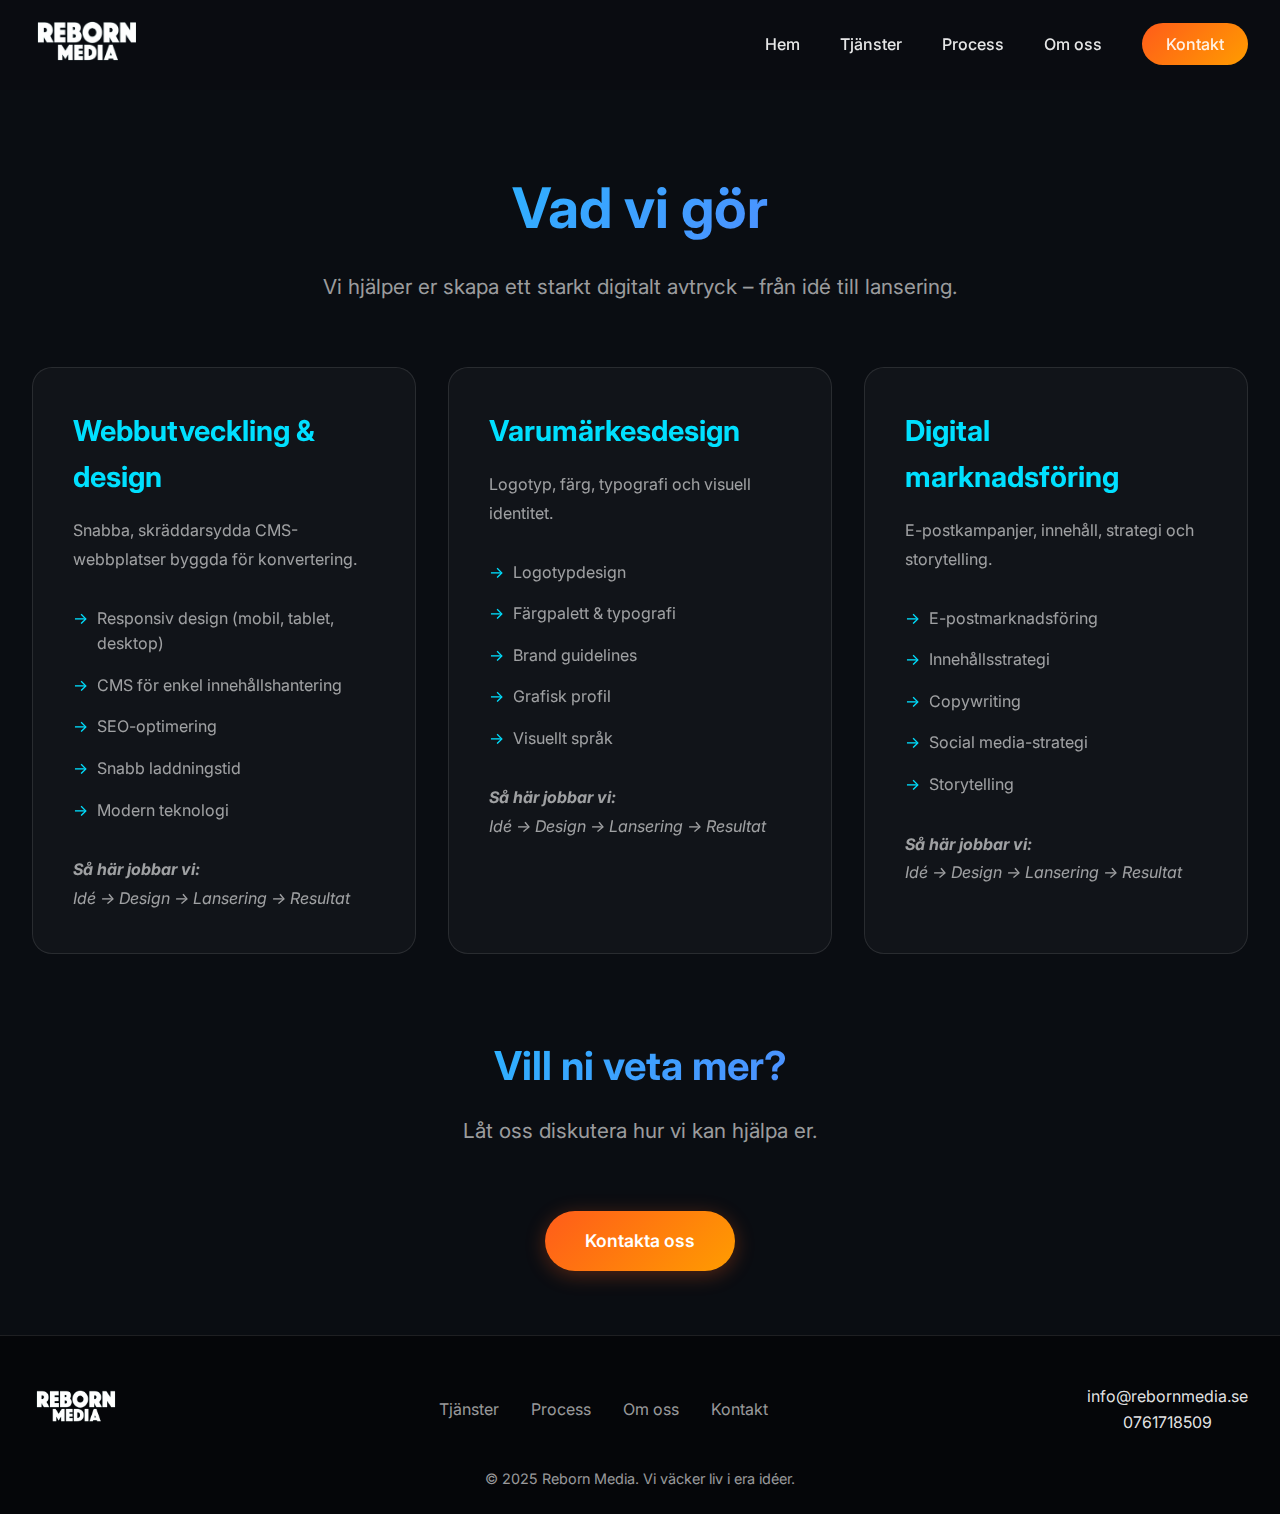
<file: tjanster.html>
<!DOCTYPE html>
<html lang="sv">
<head>
    <meta charset="UTF-8">
    <meta name="viewport" content="width=device-width, initial-scale=1.0">
    <meta name="description" content="Våra tjänster - Webbutveckling, Varumärkesdesign och Digital marknadsföring">
    <title>Tjänster - Reborn Media</title>
    <link href="https://fonts.googleapis.com/css2?family=Inter:wght@300;400;500;600;700;800&display=swap" rel="stylesheet">
    <link rel="stylesheet" href="css/style.css">
</head>
<body class="no-animated-bg">

    <!-- Navigation -->
    <nav>
        <div class="nav-container">
            <div class="logo">
                <a href="index.html"><img src="images/logo.png" alt="Reborn Media"></a>
            </div>
            <ul class="nav-links">
                <li><a href="index.html">Hem</a></li>
                <li><a href="tjanster.html">Tjänster</a></li>
                <li><a href="process.html">Process</a></li>
                <li><a href="om-oss.html">Om oss</a></li>
                <li><a href="kontakt.html" class="cta-nav">Kontakt</a></li>
            </ul>
            <div class="menu-toggle">
                <span></span>
                <span></span>
                <span></span>
            </div>
        </div>
    </nav>

    <!-- Content -->
    <div class="content">
        <section style="padding: 4rem 0;">
            <div class="container">
                <h1 class="section-title">Vad vi gör</h1>
                <p class="section-subtitle">Vi hjälper er skapa ett starkt digitalt avtryck – från idé till lansering.</p>

                <!-- Services -->
                <div class="cards-grid">
                    <!-- Service 1 -->
                    <div class="card">
                        <h3>Webbutveckling & design</h3>
                        <p>Snabba, skräddarsydda CMS-webbplatser byggda för konvertering.</p>
                        <ul>
                            <li>Responsiv design (mobil, tablet, desktop)</li>
                            <li>CMS för enkel innehållshantering</li>
                            <li>SEO-optimering</li>
                            <li>Snabb laddningstid</li>
                            <li>Modern teknologi</li>
                        </ul>
                        <p style="margin-top: 1.5rem; font-style: italic; color: var(--text-muted);">
                            <strong>Så här jobbar vi:</strong><br>
                            Idé → Design → Lansering → Resultat
                        </p>
                    </div>

                    <!-- Service 2 -->
                    <div class="card">
                        <h3>Varumärkesdesign</h3>
                        <p>Logotyp, färg, typografi och visuell identitet.</p>
                        <ul>
                            <li>Logotypdesign</li>
                            <li>Färgpalett & typografi</li>
                            <li>Brand guidelines</li>
                            <li>Grafisk profil</li>
                            <li>Visuellt språk</li>
                        </ul>
                        <p style="margin-top: 1.5rem; font-style: italic; color: var(--text-muted);">
                            <strong>Så här jobbar vi:</strong><br>
                            Idé → Design → Lansering → Resultat
                        </p>
                    </div>

                    <!-- Service 3 -->
                    <div class="card">
                        <h3>Digital marknadsföring</h3>
                        <p>E-postkampanjer, innehåll, strategi och storytelling.</p>
                        <ul>
                            <li>E-postmarknadsföring</li>
                            <li>Innehållsstrategi</li>
                            <li>Copywriting</li>
                            <li>Social media-strategi</li>
                            <li>Storytelling</li>
                        </ul>
                        <p style="margin-top: 1.5rem; font-style: italic; color: var(--text-muted);">
                            <strong>Så här jobbar vi:</strong><br>
                            Idé → Design → Lansering → Resultat
                        </p>
                    </div>
                </div>

                <!-- CTA Section -->
                <div style="text-align: center; margin-top: 5rem;">
                    <h2 class="section-title" style="font-size: 2.5rem;">Vill ni veta mer?</h2>
                    <p class="section-subtitle">Låt oss diskutera hur vi kan hjälpa er.</p>
                    <a href="kontakt.html" class="btn btn-primary">Kontakta oss</a>
                </div>
            </div>
        </section>
    </div>

    <!-- Footer -->
    <footer>
        <div class="footer-content">
            <div class="footer-logo">
                <img src="images/logo.png" alt="Reborn Media" style="height: 40px;">
            </div>
            <ul class="footer-links">
                <li><a href="tjanster.html">Tjänster</a></li>
                <li><a href="process.html">Process</a></li>
                <li><a href="om-oss.html">Om oss</a></li>
                <li><a href="kontakt.html">Kontakt</a></li>
            </ul>
            <div class="footer-contact">
                <p>info@rebornmedia.se</p>
                <p>0761718509</p>
            </div>
        </div>
        <div class="footer-bottom">
            <p>&copy; 2025 Reborn Media. Vi väcker liv i era idéer.</p>
        </div>
    </footer>

    <script src="js/main.js"></script>
</body>
</html>
</file>
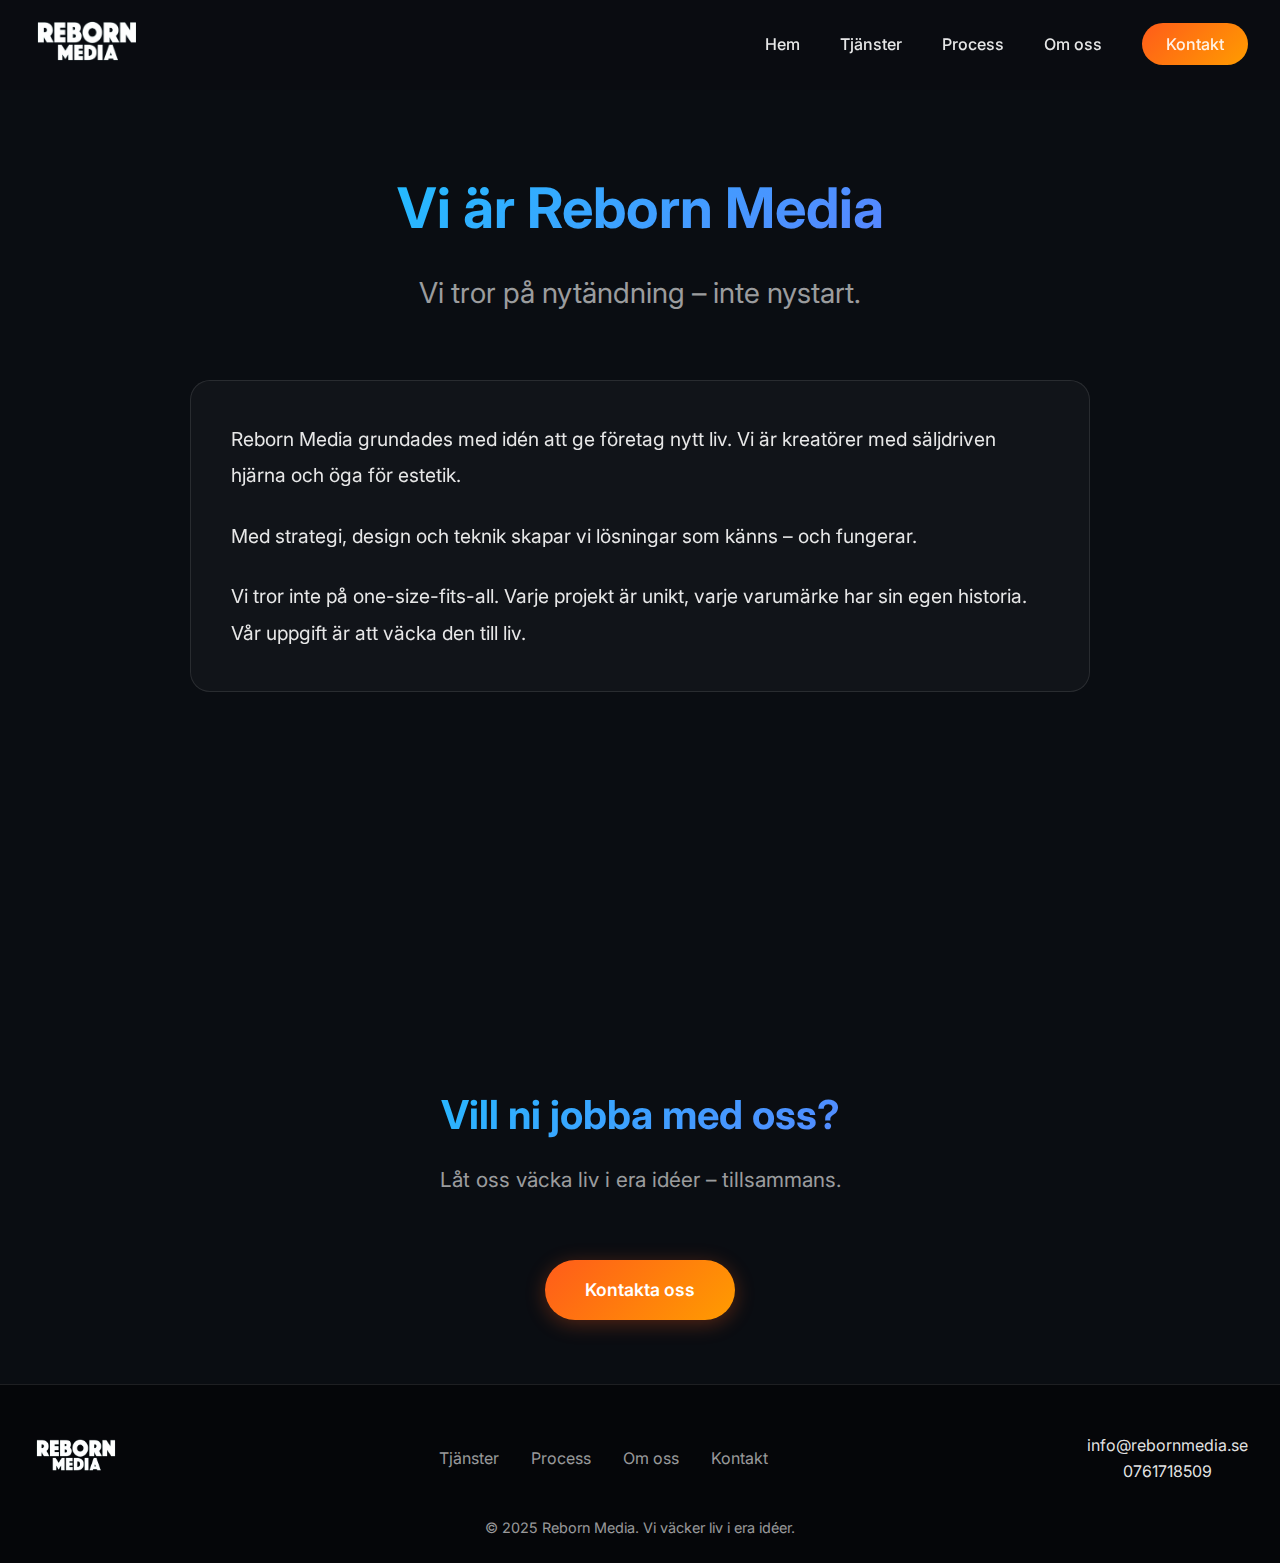
<file: reborn-deploy-v2/om-oss.html>
<!DOCTYPE html>
<html lang="sv">
<head>
    <meta charset="UTF-8">
    <meta name="viewport" content="width=device-width, initial-scale=1.0">
    <meta name="description" content="Om Reborn Media - Vi tror på nytändning, inte nystart">
    <title>Om oss - Reborn Media</title>
    <link href="https://fonts.googleapis.com/css2?family=Inter:wght@300;400;500;600;700;800&display=swap" rel="stylesheet">
    <link rel="stylesheet" href="css/style.css">
</head>
<body class="no-animated-bg">

    <!-- Navigation -->
    <nav>
        <div class="nav-container">
            <div class="logo">
                <a href="index.html"><img src="images/logo.png" alt="Reborn Media"></a>
            </div>
            <ul class="nav-links">
                <li><a href="index.html">Hem</a></li>
                <li><a href="tjanster.html">Tjänster</a></li>
                <li><a href="process.html">Process</a></li>
                <li><a href="om-oss.html">Om oss</a></li>
                <li><a href="kontakt.html" class="cta-nav">Kontakt</a></li>
            </ul>
            <div class="menu-toggle">
                <span></span>
                <span></span>
                <span></span>
            </div>
        </div>
    </nav>

    <!-- Content -->
    <div class="content">
        <section style="padding: 4rem 0;">
            <div class="container">
                <h1 class="section-title">Vi är Reborn Media</h1>
                <p class="section-subtitle" style="font-size: 1.8rem; max-width: 900px;">
                    Vi tror på nytändning – inte nystart.
                </p>

                <!-- Story Section -->
                <div style="max-width: 900px; margin: 4rem auto;">
                    <div class="card" style="text-align: left;">
                        <p style="font-size: 1.2rem; line-height: 1.9; color: var(--text-light);">
                            Reborn Media grundades med idén att ge företag nytt liv. Vi är kreatörer med säljdriven hjärna och öga för estetik.
                        </p>
                        <p style="font-size: 1.2rem; line-height: 1.9; color: var(--text-light); margin-top: 1.5rem;">
                            Med strategi, design och teknik skapar vi lösningar som känns – och fungerar.
                        </p>
                        <p style="font-size: 1.2rem; line-height: 1.9; color: var(--text-light); margin-top: 1.5rem;">
                            Vi tror inte på one-size-fits-all. Varje projekt är unikt, varje varumärke har sin egen historia. Vår uppgift är att väcka den till liv.
                        </p>
                    </div>
                </div>

                <!-- Values -->
                <div class="cards-grid" style="margin-top: 5rem;">
                    <div class="card">
                        <h3>Vårt fokus</h3>
                        <p>Vi kombinerar designpsykologi, digital innovation och marknadsstrategi i ett helhetstänk.</p>
                    </div>
                    <div class="card">
                        <h3>Vår filosofi</h3>
                        <p>Vi förstår ert DNA och skapar lösningar som känns lika mänskliga som de är tekniskt vassa.</p>
                    </div>
                    <div class="card">
                        <h3>Vårt löfte</h3>
                        <p>Mätbara resultat som visar att våra insatser verkligen gör skillnad – nu och framåt.</p>
                    </div>
                </div>

                <!-- CTA -->
                <div style="text-align: center; margin-top: 5rem;">
                    <h2 class="section-title" style="font-size: 2.5rem;">Vill ni jobba med oss?</h2>
                    <p class="section-subtitle">Låt oss väcka liv i era idéer – tillsammans.</p>
                    <a href="kontakt.html" class="btn btn-primary">Kontakta oss</a>
                </div>
            </div>
        </section>
    </div>

    <!-- Footer -->
    <footer>
        <div class="footer-content">
            <div class="footer-logo">
                <img src="images/logo.png" alt="Reborn Media" style="height: 40px;">
            </div>
            <ul class="footer-links">
                <li><a href="tjanster.html">Tjänster</a></li>
                <li><a href="process.html">Process</a></li>
                <li><a href="om-oss.html">Om oss</a></li>
                <li><a href="kontakt.html">Kontakt</a></li>
            </ul>
            <div class="footer-contact">
                <p>info@rebornmedia.se</p>
                <p>0761718509</p>
            </div>
        </div>
        <div class="footer-bottom">
            <p>&copy; 2025 Reborn Media. Vi väcker liv i era idéer.</p>
        </div>
    </footer>

    <script src="js/main.js"></script>
</body>
</html>
</file>
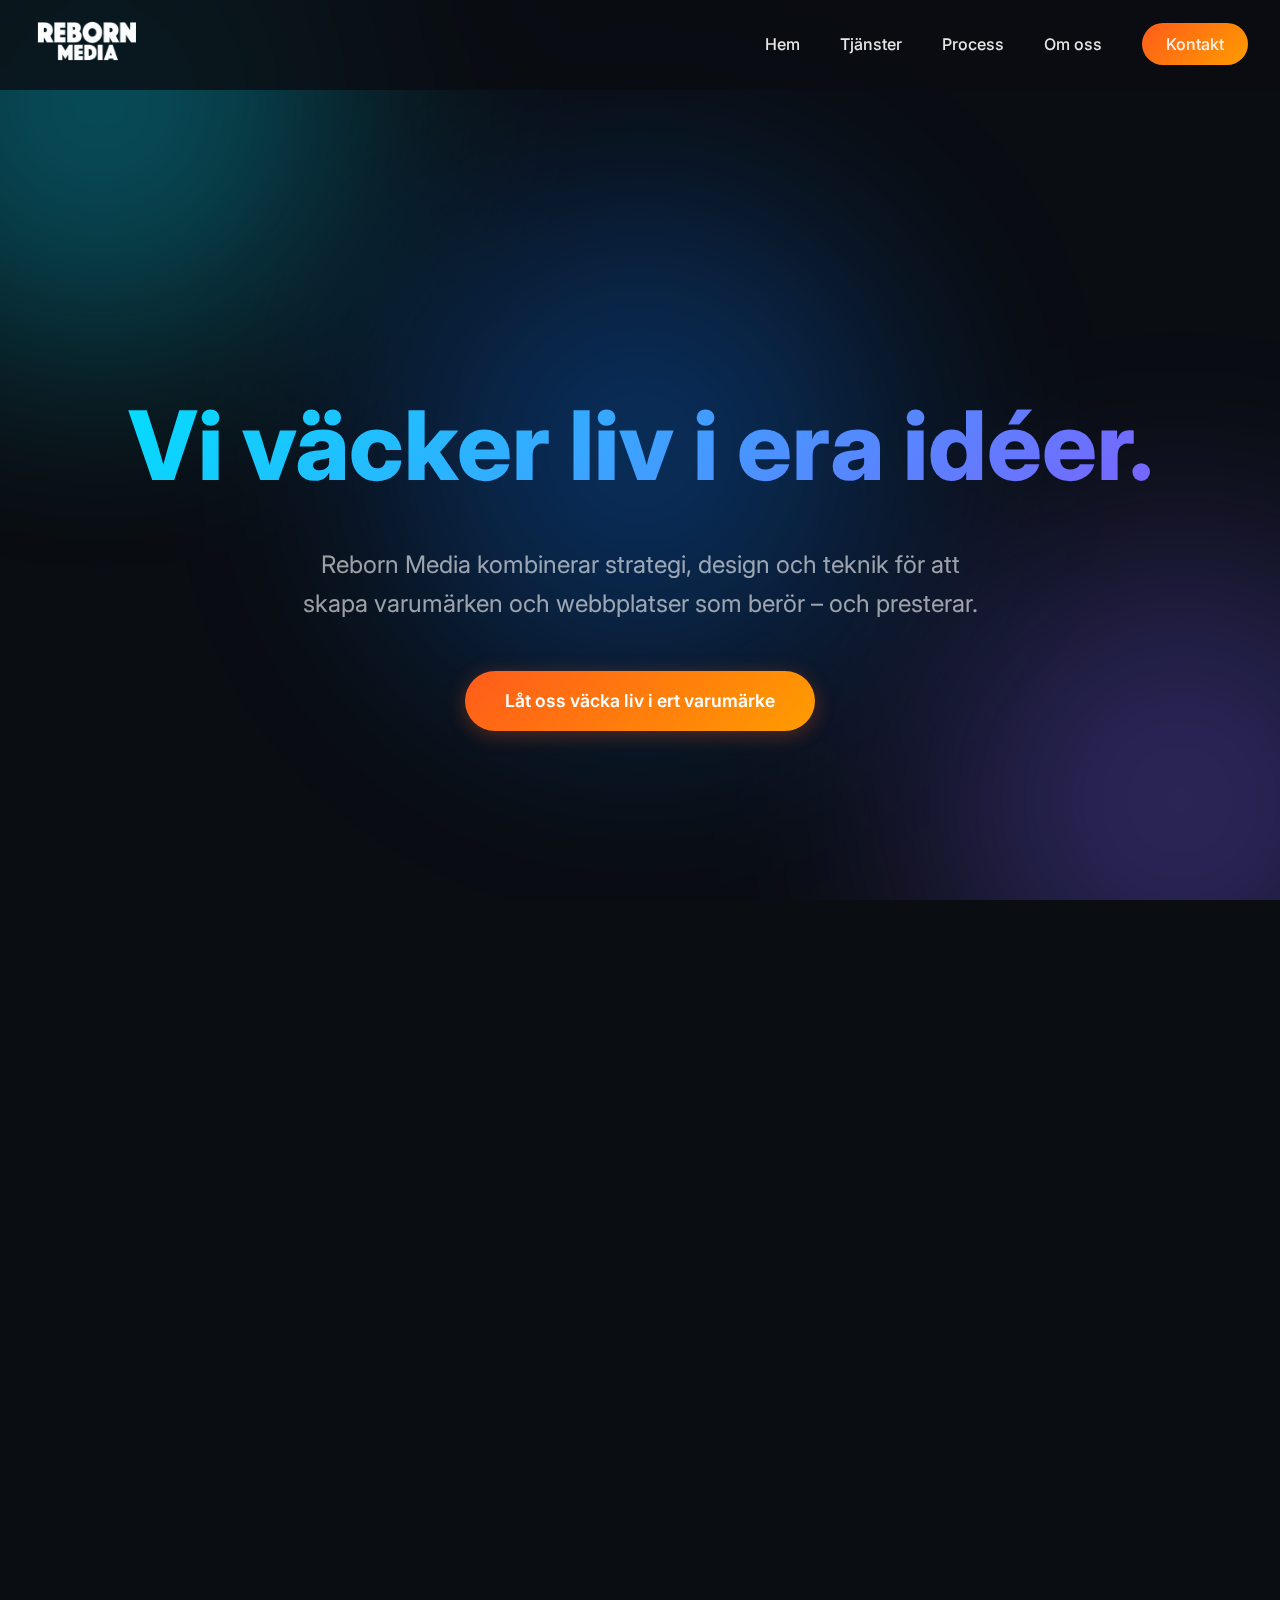
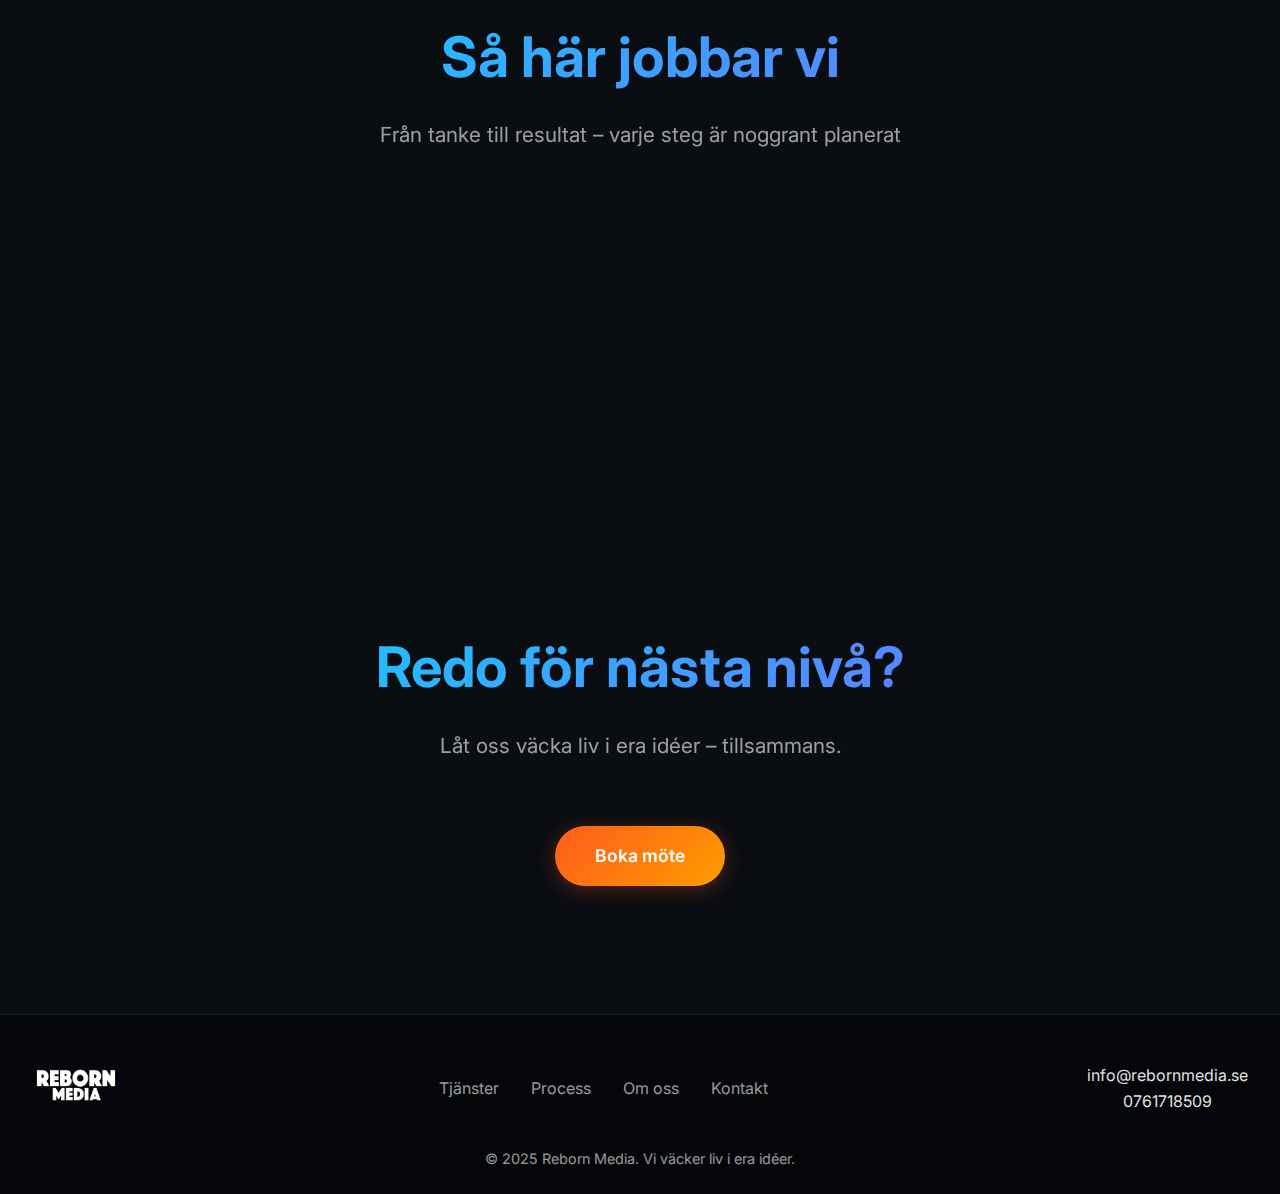
<file: reborn-deploy-v2/presentation.html>
<!DOCTYPE html>
<html lang="sv">
<head>
    <meta charset="UTF-8">
    <meta name="viewport" content="width=device-width, initial-scale=1.0">
    <meta name="robots" content="noindex, nofollow">
    <title>Presentation - Reborn Media</title>
    <link href="https://fonts.googleapis.com/css2?family=Inter:wght@300;400;500;600;700;800&display=swap" rel="stylesheet">
    <link rel="stylesheet" href="css/style.css">
</head>
<body class="no-animated-bg">

    <!-- Navigation -->
    <nav>
        <div class="nav-container">
            <div class="logo">
                <a href="index.html"><img src="images/logo.png" alt="Reborn Media"></a>
            </div>
            <ul class="nav-links">
                <li><a href="index.html">Hem</a></li>
                <li><a href="tjanster.html">Tjänster</a></li>
                <li><a href="process.html">Process</a></li>
                <li><a href="om-oss.html">Om oss</a></li>
                <li><a href="kontakt.html" class="cta-nav">Kontakt</a></li>
            </ul>
            <div class="menu-toggle">
                <span></span>
                <span></span>
                <span></span>
            </div>
        </div>
    </nav>

    <!-- Content -->
    <div class="content">
        <section style="padding: 4rem 0; min-height: 80vh;">
            <div class="container">
                <h1 class="section-title">Reborn Media – Presentation</h1>
                <p class="section-subtitle">Exklusiv information för potentiella samarbetspartners</p>

                <div style="max-width: 900px; margin: 4rem auto;">
                    <!-- Intro -->
                    <div class="card">
                        <h2 style="color: var(--primary-cyan); margin-bottom: 1.5rem;">Välkommen till Reborn Media</h2>
                        <p style="font-size: 1.2rem; line-height: 1.9;">
                            Tack för ert intresse! Vi är glada att ni vill veta mer om hur vi kan hjälpa er växa digitalt.
                        </p>
                        <p style="font-size: 1.2rem; line-height: 1.9; margin-top: 1rem;">
                            Reborn Media är en digital byrå som kombinerar strategi, design och teknik för att skapa varumärken och digitala upplevelser som både berör och presterar.
                        </p>
                    </div>

                    <!-- What We Do -->
                    <div class="card" style="margin-top: 2rem;">
                        <h3 style="color: var(--primary-cyan); margin-bottom: 1rem;">Vad vi erbjuder</h3>
                        <ul style="list-style: none; padding: 0;">
                            <li style="padding: 0.8rem 0; border-bottom: 1px solid rgba(255,255,255,0.1);">
                                <strong>Webbutveckling & design</strong> – Moderna, konverteringsoptimerade webbplatser
                            </li>
                            <li style="padding: 0.8rem 0; border-bottom: 1px solid rgba(255,255,255,0.1);">
                                <strong>Varumärkesdesign</strong> – Visuell identitet som sticker ut
                            </li>
                            <li style="padding: 0.8rem 0; border-bottom: 1px solid rgba(255,255,255,0.1);">
                                <strong>Digital marknadsföring</strong> – Strategi och innehåll som engagerar
                            </li>
                            <li style="padding: 0.8rem 0;">
                                <strong>Helhetslösningar</strong> – Från idé till lansering och vidare
                            </li>
                        </ul>
                    </div>

                    <!-- Our Approach -->
                    <div class="card" style="margin-top: 2rem;">
                        <h3 style="color: var(--primary-cyan); margin-bottom: 1rem;">Vårt arbetssätt</h3>
                        <p style="margin-bottom: 1.5rem;">
                            Vi tror på nära samarbete, transparent kommunikation och fokus på resultat. Varje projekt börjar med att lyssna och förstå era unika behov.
                        </p>
                        <div style="display: grid; gap: 1.5rem;">
                            <div>
                                <strong style="color: var(--primary-cyan);">1. Lyssna & förstå</strong>
                                <p style="margin-top: 0.5rem; color: var(--text-muted);">Vi analyserar era mål, utmaningar och möjligheter</p>
                            </div>
                            <div>
                                <strong style="color: var(--primary-cyan);">2. Skapa & forma</strong>
                                <p style="margin-top: 0.5rem; color: var(--text-muted);">Vi designar och utvecklar lösningar som känns rätt</p>
                            </div>
                            <div>
                                <strong style="color: var(--primary-cyan);">3. Lansera & lyfta</strong>
                                <p style="margin-top: 0.5rem; color: var(--text-muted);">Vi lanserar och följer upp för långsiktig framgång</p>
                            </div>
                        </div>
                    </div>

                    <!-- Why Choose Us -->
                    <div class="card" style="margin-top: 2rem;">
                        <h3 style="color: var(--primary-cyan); margin-bottom: 1rem;">Varför välja oss?</h3>
                        <ul style="list-style: none; padding: 0;">
                            <li style="padding: 0.8rem 0;">
                                Vi kombinerar kreativitet med affärsmässig skärpa
                            </li>
                            <li style="padding: 0.8rem 0;">
                                Vi levererar resultat, inte bara vackra sidor
                            </li>
                            <li style="padding: 0.8rem 0;">
                                Vi är er långsiktiga partner för digital tillväxt
                            </li>
                            <li style="padding: 0.8rem 0;">
                                Vi förstår vikten av både form och funktion
                            </li>
                        </ul>
                    </div>

                    <!-- CTA -->
                    <div style="text-align: center; margin-top: 4rem;">
                        <h2 class="section-title" style="font-size: 2rem;">Nästa steg?</h2>
                        <p style="color: var(--text-muted); margin-bottom: 2rem;">
                            Låt oss boka ett kostnadsfritt strategisamtal där vi diskuterar hur vi kan hjälpa er.
                        </p>
                        <a href="kontakt.html" class="btn btn-primary">Boka möte med oss</a>
                    </div>

                    <!-- Optional: Embed PDF or Video -->
                    <div class="card" style="margin-top: 3rem; text-align: center;">
                        <p style="color: var(--text-muted);">
                            <em>Här kan ni lägga till presentationsmaterial, case studies eller video när det finns tillgängligt.</em>
                        </p>
                    </div>
                </div>
            </div>
        </section>
    </div>

    <!-- Footer -->
    <footer>
        <div class="footer-content">
            <div class="footer-logo">
                <img src="images/logo.png" alt="Reborn Media" style="height: 40px;">
            </div>
            <ul class="footer-links">
                <li><a href="tjanster.html">Tjänster</a></li>
                <li><a href="process.html">Process</a></li>
                <li><a href="om-oss.html">Om oss</a></li>
                <li><a href="kontakt.html">Kontakt</a></li>
            </ul>
            <div class="footer-contact">
                <p>info@rebornmedia.se</p>
                <p>0761718509</p>
            </div>
        </div>
        <div class="footer-bottom">
            <p>&copy; 2025 Reborn Media. Vi väcker liv i era idéer.</p>
        </div>
    </footer>

    <script src="js/main.js"></script>
</body>
</html>
</file>
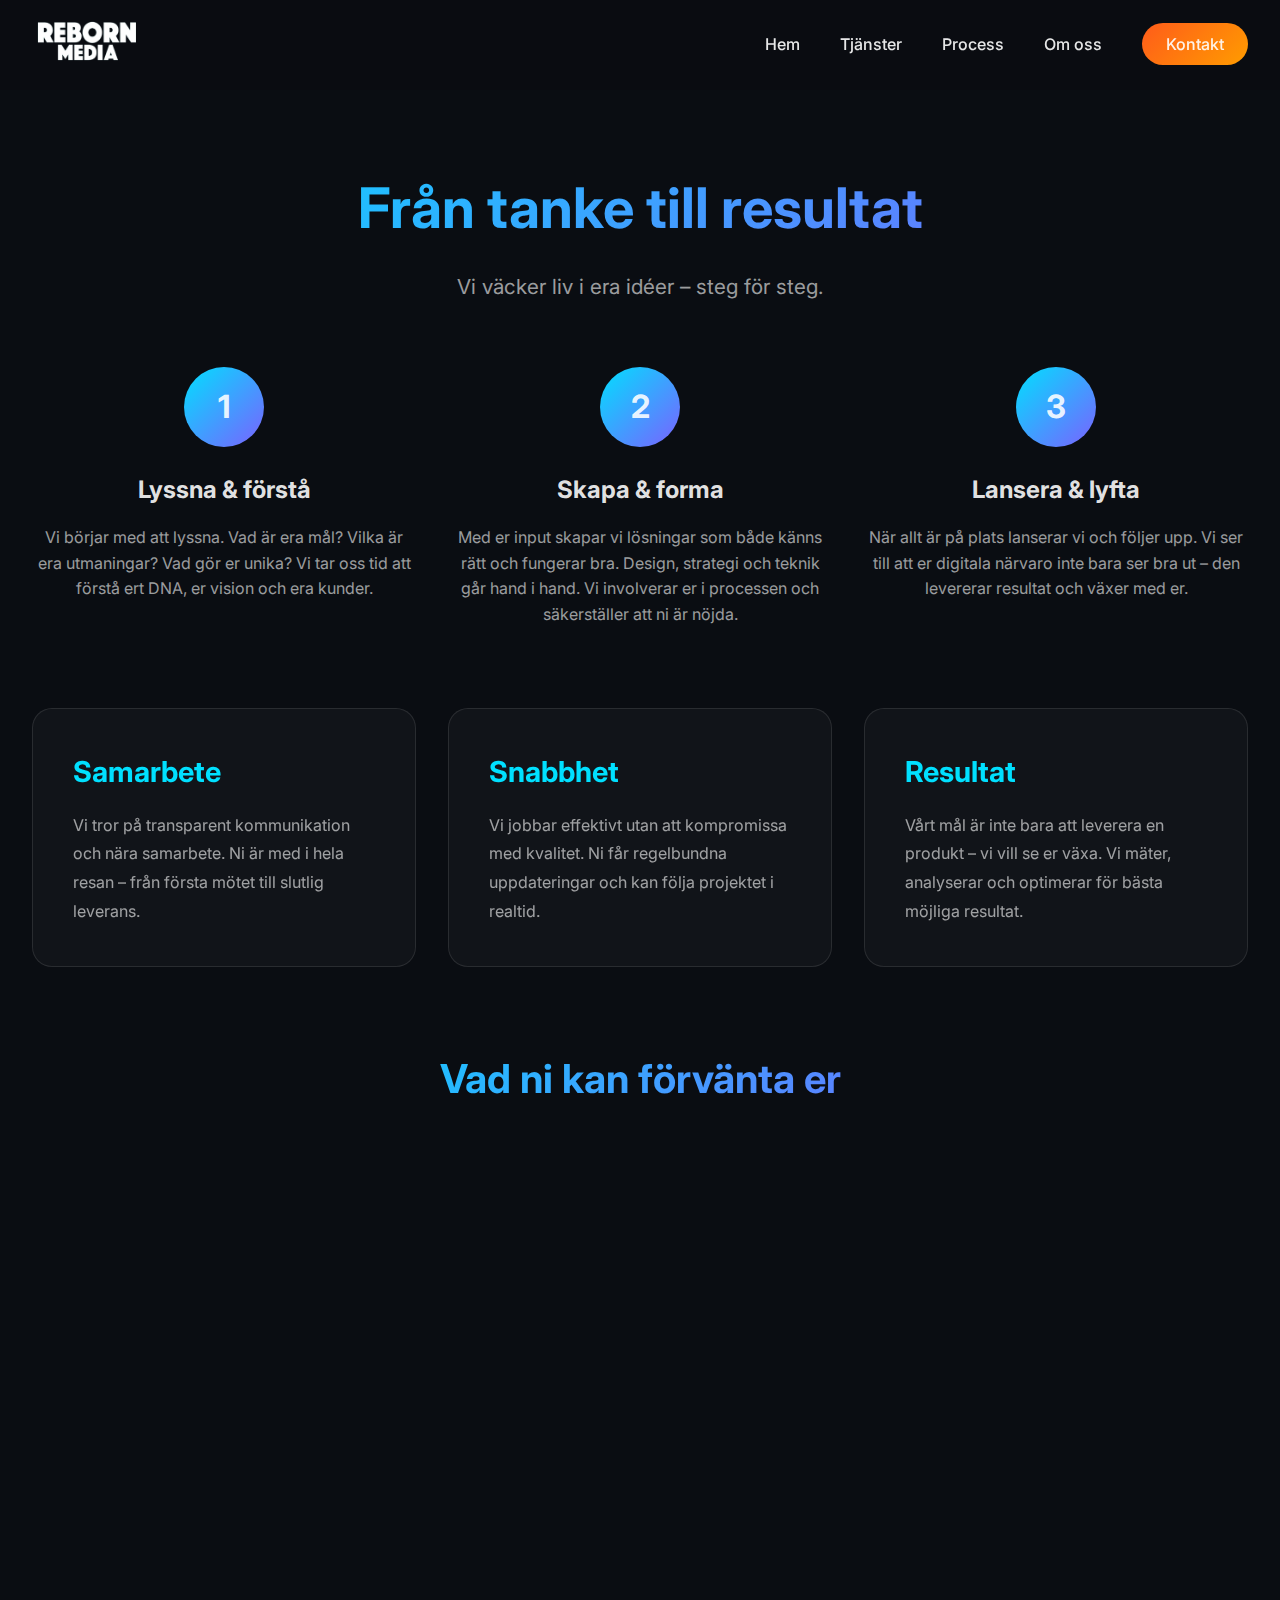
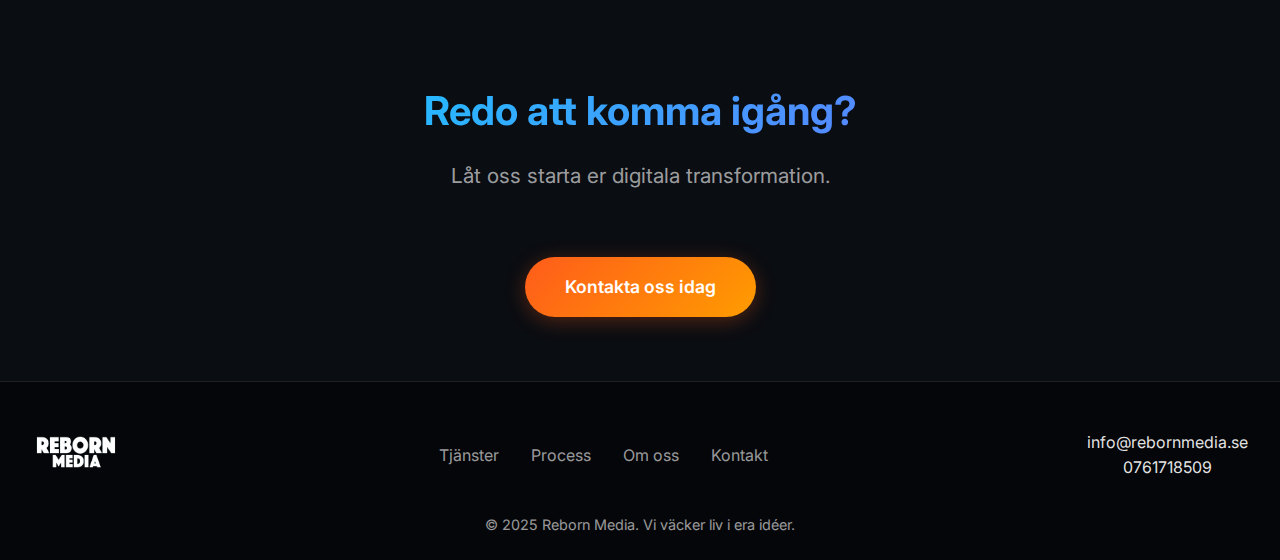
<file: reborn-deploy-v2/process.html>
<!DOCTYPE html>
<html lang="sv">
<head>
    <meta charset="UTF-8">
    <meta name="viewport" content="width=device-width, initial-scale=1.0">
    <meta name="description" content="Vår process - Från tanke till resultat">
    <title>Process - Reborn Media</title>
    <link href="https://fonts.googleapis.com/css2?family=Inter:wght@300;400;500;600;700;800&display=swap" rel="stylesheet">
    <link rel="stylesheet" href="css/style.css">
</head>
<body class="no-animated-bg">

    <!-- Navigation -->
    <nav>
        <div class="nav-container">
            <div class="logo">
                <a href="index.html"><img src="images/logo.png" alt="Reborn Media"></a>
            </div>
            <ul class="nav-links">
                <li><a href="index.html">Hem</a></li>
                <li><a href="tjanster.html">Tjänster</a></li>
                <li><a href="process.html">Process</a></li>
                <li><a href="om-oss.html">Om oss</a></li>
                <li><a href="kontakt.html" class="cta-nav">Kontakt</a></li>
            </ul>
            <div class="menu-toggle">
                <span></span>
                <span></span>
                <span></span>
            </div>
        </div>
    </nav>

    <!-- Content -->
    <div class="content">
        <section style="padding: 4rem 0;">
            <div class="container">
                <h1 class="section-title">Från tanke till resultat</h1>
                <p class="section-subtitle">Vi väcker liv i era idéer – steg för steg.</p>

                <!-- Process Timeline -->
                <div class="process-timeline">
                    <div class="process-step">
                        <div class="process-number">1</div>
                        <h3>Lyssna & förstå</h3>
                        <p>Vi börjar med att lyssna. Vad är era mål? Vilka är era utmaningar? Vad gör er unika? Vi tar oss tid att förstå ert DNA, er vision och era kunder.</p>
                    </div>
                    <div class="process-step">
                        <div class="process-number">2</div>
                        <h3>Skapa & forma</h3>
                        <p>Med er input skapar vi lösningar som både känns rätt och fungerar bra. Design, strategi och teknik går hand i hand. Vi involverar er i processen och säkerställer att ni är nöjda.</p>
                    </div>
                    <div class="process-step">
                        <div class="process-number">3</div>
                        <h3>Lansera & lyfta</h3>
                        <p>När allt är på plats lanserar vi och följer upp. Vi ser till att er digitala närvaro inte bara ser bra ut – den levererar resultat och växer med er.</p>
                    </div>
                </div>

                <!-- Detailed Process Cards -->
                <div class="cards-grid" style="margin-top: 5rem;">
                    <div class="card">
                        <h3>Samarbete</h3>
                        <p>Vi tror på transparent kommunikation och nära samarbete. Ni är med i hela resan – från första mötet till slutlig leverans.</p>
                    </div>
                    <div class="card">
                        <h3>Snabbhet</h3>
                        <p>Vi jobbar effektivt utan att kompromissa med kvalitet. Ni får regelbundna uppdateringar och kan följa projektet i realtid.</p>
                    </div>
                    <div class="card">
                        <h3>Resultat</h3>
                        <p>Vårt mål är inte bara att leverera en produkt – vi vill se er växa. Vi mäter, analyserar och optimerar för bästa möjliga resultat.</p>
                    </div>
                </div>

                <!-- What to Expect -->
                <div style="max-width: 900px; margin: 5rem auto;">
                    <h2 class="section-title" style="font-size: 2.5rem;">Vad ni kan förvänta er</h2>
                    <div class="card" style="margin-top: 2rem;">
                        <ul style="list-style: none; padding: 0;">
                            <li style="padding: 1rem 0; border-bottom: 1px solid rgba(255,255,255,0.1);">
                                Tydlig projektplan med milstolpar
                            </li>
                            <li style="padding: 1rem 0; border-bottom: 1px solid rgba(255,255,255,0.1);">
                                Regelbundna avstämningar och uppdateringar
                            </li>
                            <li style="padding: 1rem 0; border-bottom: 1px solid rgba(255,255,255,0.1);">
                                Transparent prissättning utan dolda kostnader
                            </li>
                            <li style="padding: 1rem 0; border-bottom: 1px solid rgba(255,255,255,0.1);">
                                Flexibilitet att anpassa efter era behov
                            </li>
                            <li style="padding: 1rem 0; border-bottom: 1px solid rgba(255,255,255,0.1);">
                                Support även efter lansering
                            </li>
                            <li style="padding: 1rem 0;">
                                Långsiktig partner för er digitala tillväxt
                            </li>
                        </ul>
                    </div>
                </div>

                <!-- CTA -->
                <div style="text-align: center; margin-top: 5rem;">
                    <h2 class="section-title" style="font-size: 2.5rem;">Redo att komma igång?</h2>
                    <p class="section-subtitle">Låt oss starta er digitala transformation.</p>
                    <a href="kontakt.html" class="btn btn-primary">Kontakta oss idag</a>
                </div>
            </div>
        </section>
    </div>

    <!-- Footer -->
    <footer>
        <div class="footer-content">
            <div class="footer-logo">
                <img src="images/logo.png" alt="Reborn Media" style="height: 40px;">
            </div>
            <ul class="footer-links">
                <li><a href="tjanster.html">Tjänster</a></li>
                <li><a href="process.html">Process</a></li>
                <li><a href="om-oss.html">Om oss</a></li>
                <li><a href="kontakt.html">Kontakt</a></li>
            </ul>
            <div class="footer-contact">
                <p>info@rebornmedia.se</p>
                <p>0761718509</p>
            </div>
        </div>
        <div class="footer-bottom">
            <p>&copy; 2025 Reborn Media. Vi väcker liv i era idéer.</p>
        </div>
    </footer>

    <script src="js/main.js"></script>
</body>
</html>
</file>
<file: css/style.css>
/* Reborn Media - Main Stylesheet */

* {
    margin: 0;
    padding: 0;
    box-sizing: border-box;
}

:root {
    --primary-cyan: #00E0FF;
    --primary-purple: #7B61FF;
    --primary-blue: #0A7AFF;
    --gradient-1: linear-gradient(135deg, #00E0FF 0%, #7B61FF 100%);
    --gradient-2: linear-gradient(135deg, #FF5C1A 0%, #FF9C00 100%);
    --bg-dark: #0A0D12;
    --bg-darker: #050609;
    --text-light: rgba(255, 255, 255, 0.9);
    --text-muted: rgba(255, 255, 255, 0.6);
}

html {
    scroll-behavior: smooth;
}

body {
    font-family: 'Inter', -apple-system, BlinkMacSystemFont, 'Segoe UI', sans-serif;
    background: var(--bg-dark);
    color: var(--text-light);
    line-height: 1.6;
    overflow-x: hidden;
}

/* Animated Background Circle - Only visible on home page */
.no-animated-bg .animated-bg {
    display: none;
}

.animated-bg {
    position: fixed;
    top: 0;
    left: 0;
    width: 100%;
    height: 100%;
    overflow: hidden;
    z-index: 0;
    pointer-events: none;
}

.color-orb {
    position: absolute;
    width: 600px;
    height: 600px;
    border-radius: 50%;
    filter: blur(100px);
    opacity: 0.4;
    animation: float 20s ease-in-out infinite, colorShift 15s ease-in-out infinite;
}

.orb-1 {
    top: -200px;
    left: -200px;
    background: radial-gradient(circle, var(--primary-cyan), transparent);
    animation-delay: 0s;
}

.orb-2 {
    bottom: -200px;
    right: -200px;
    background: radial-gradient(circle, var(--primary-purple), transparent);
    animation-delay: 5s;
}

.orb-3 {
    top: 50%;
    left: 50%;
    transform: translate(-50%, -50%);
    background: radial-gradient(circle, var(--primary-blue), transparent);
    animation-delay: 10s;
}

@keyframes float {
    0%, 100% { transform: translate(0, 0) scale(1); }
    25% { transform: translate(50px, -50px) scale(1.1); }
    50% { transform: translate(-30px, 30px) scale(0.9); }
    75% { transform: translate(30px, 50px) scale(1.05); }
}

@keyframes colorShift {
    0%, 100% { opacity: 0.4; }
    50% { opacity: 0.6; }
}

/* Navigation */
nav {
    position: fixed;
    top: 0;
    width: 100%;
    background: rgba(10, 13, 18, 0.8);
    backdrop-filter: blur(10px);
    z-index: 1000;
    padding: 1rem 0;
    transition: all 0.3s ease;
}

nav.scrolled {
    background: rgba(10, 13, 18, 0.95);
    box-shadow: 0 4px 30px rgba(0, 0, 0, 0.3);
}

.nav-container {
    max-width: 1400px;
    margin: 0 auto;
    padding: 0 2rem;
    display: flex;
    justify-content: space-between;
    align-items: center;
}

.logo img {
    height: 50px;
    transition: transform 0.3s ease;
}

.logo img:hover {
    transform: scale(1.05);
}

.nav-links {
    display: flex;
    list-style: none;
    gap: 2.5rem;
    align-items: center;
}

.nav-links a {
    color: var(--text-light);
    text-decoration: none;
    font-weight: 500;
    transition: all 0.3s ease;
    position: relative;
}

.nav-links a::after {
    content: '';
    position: absolute;
    bottom: -5px;
    left: 0;
    width: 0;
    height: 2px;
    background: var(--gradient-1);
    transition: width 0.3s ease;
}

.nav-links a:hover::after {
    width: 100%;
}

.nav-links a:hover {
    color: var(--primary-cyan);
}

.cta-nav {
    padding: 0.7rem 1.5rem;
    background: var(--gradient-2);
    border-radius: 50px;
    transition: all 0.3s ease;
}

.cta-nav:hover {
    transform: scale(1.05);
    box-shadow: 0 5px 20px rgba(255, 92, 26, 0.4);
}

.cta-nav::after {
    display: none;
}

/* Mobile Menu Toggle */
.menu-toggle {
    display: none;
    flex-direction: column;
    cursor: pointer;
    gap: 5px;
}

.menu-toggle span {
    width: 25px;
    height: 3px;
    background: var(--text-light);
    transition: all 0.3s ease;
}

/* Content Container */
.content {
    position: relative;
    z-index: 1;
    padding-top: 100px;
}

.container {
    max-width: 1400px;
    margin: 0 auto;
    padding: 0 2rem;
}

/* Hero Section */
.hero {
    min-height: 100vh;
    display: flex;
    align-items: center;
    justify-content: center;
    text-align: center;
    padding: 2rem;
}

.hero-content h1 {
    font-size: clamp(3rem, 8vw, 6rem);
    font-weight: 800;
    margin-bottom: 1.5rem;
    background: var(--gradient-1);
    -webkit-background-clip: text;
    -webkit-text-fill-color: transparent;
    background-clip: text;
    animation: fadeInUp 1s ease-out;
}

.hero-content .subtitle {
    font-size: clamp(1.2rem, 2vw, 1.5rem);
    color: var(--text-muted);
    margin-bottom: 3rem;
    max-width: 700px;
    margin-left: auto;
    margin-right: auto;
    animation: fadeInUp 1s ease-out 0.2s backwards;
}

@keyframes fadeInUp {
    from {
        opacity: 0;
        transform: translateY(30px);
    }
    to {
        opacity: 1;
        transform: translateY(0);
    }
}

/* Buttons */
.btn {
    display: inline-block;
    padding: 1rem 2.5rem;
    border-radius: 50px;
    text-decoration: none;
    font-weight: 600;
    transition: all 0.3s ease;
    cursor: pointer;
    border: none;
    font-size: 1.1rem;
}

.btn-primary {
    background: var(--gradient-2);
    color: white;
    box-shadow: 0 4px 20px rgba(255, 92, 26, 0.3);
}

.btn-primary:hover {
    transform: translateY(-3px);
    box-shadow: 0 6px 30px rgba(255, 92, 26, 0.5);
}

.btn-secondary {
    background: transparent;
    border: 2px solid var(--primary-cyan);
    color: var(--primary-cyan);
}

.btn-secondary:hover {
    background: var(--primary-cyan);
    color: var(--bg-dark);
}

/* Sections */
section {
    padding: 6rem 0;
    position: relative;
}

.section-title {
    font-size: clamp(2.5rem, 5vw, 3.5rem);
    font-weight: 700;
    margin-bottom: 1rem;
    text-align: center;
    background: var(--gradient-1);
    -webkit-background-clip: text;
    -webkit-text-fill-color: transparent;
    background-clip: text;
}

.section-subtitle {
    font-size: 1.3rem;
    color: var(--text-muted);
    text-align: center;
    max-width: 700px;
    margin: 0 auto 4rem;
}

/* Cards */
.cards-grid {
    display: grid;
    grid-template-columns: repeat(auto-fit, minmax(300px, 1fr));
    gap: 2rem;
    margin-top: 3rem;
}

.card {
    background: rgba(255, 255, 255, 0.03);
    border: 1px solid rgba(255, 255, 255, 0.1);
    border-radius: 20px;
    padding: 2.5rem;
    transition: all 0.3s ease;
    backdrop-filter: blur(10px);
}

.card:hover {
    transform: translateY(-10px);
    border-color: var(--primary-cyan);
    box-shadow: 0 20px 60px rgba(0, 224, 255, 0.2);
}

.card-icon {
    font-size: 3rem;
    margin-bottom: 1.5rem;
    display: block;
}

.card h3 {
    font-size: 1.8rem;
    margin-bottom: 1rem;
    color: var(--primary-cyan);
}

.card p {
    color: var(--text-muted);
    line-height: 1.8;
}

.card ul {
    list-style: none;
    margin-top: 1.5rem;
}

.card ul li {
    padding: 0.5rem 0;
    color: var(--text-muted);
    position: relative;
    padding-left: 1.5rem;
}

.card ul li::before {
    content: '→';
    position: absolute;
    left: 0;
    color: var(--primary-cyan);
}

/* Process Timeline */
.process-timeline {
    display: flex;
    justify-content: space-between;
    gap: 2rem;
    margin-top: 4rem;
    position: relative;
}

.process-step {
    flex: 1;
    text-align: center;
    position: relative;
}

.process-number {
    width: 80px;
    height: 80px;
    border-radius: 50%;
    background: var(--gradient-1);
    display: flex;
    align-items: center;
    justify-content: center;
    font-size: 2rem;
    font-weight: 700;
    margin: 0 auto 1.5rem;
    transition: transform 0.3s ease;
}

.process-step:hover .process-number {
    transform: scale(1.1);
}

.process-step h3 {
    font-size: 1.5rem;
    margin-bottom: 1rem;
    color: var(--text-light);
}

.process-step p {
    color: var(--text-muted);
}

/* Contact Form */
.contact-form {
    max-width: 600px;
    margin: 3rem auto 0;
}

.form-group {
    margin-bottom: 1.5rem;
}

.form-group label {
    display: block;
    margin-bottom: 0.5rem;
    color: var(--text-light);
    font-weight: 500;
}

.form-group input,
.form-group textarea {
    width: 100%;
    padding: 1rem;
    border: 1px solid rgba(255, 255, 255, 0.2);
    border-radius: 10px;
    background: rgba(255, 255, 255, 0.05);
    color: var(--text-light);
    font-size: 1rem;
    transition: all 0.3s ease;
}

.form-group input:focus,
.form-group textarea:focus {
    outline: none;
    border-color: var(--primary-cyan);
    background: rgba(255, 255, 255, 0.08);
}

.form-group textarea {
    min-height: 150px;
    resize: vertical;
}

/* Footer */
footer {
    background: var(--bg-darker);
    padding: 3rem 0 1.5rem;
    text-align: center;
    border-top: 1px solid rgba(255, 255, 255, 0.1);
}

.footer-content {
    display: flex;
    justify-content: space-between;
    align-items: center;
    max-width: 1400px;
    margin: 0 auto 2rem;
    padding: 0 2rem;
    flex-wrap: wrap;
    gap: 2rem;
}

.footer-links {
    display: flex;
    gap: 2rem;
    list-style: none;
}

.footer-links a {
    color: var(--text-muted);
    text-decoration: none;
    transition: color 0.3s ease;
}

.footer-links a:hover {
    color: var(--primary-cyan);
}

.footer-bottom {
    color: var(--text-muted);
    font-size: 0.9rem;
}

/* Responsive */
@media (max-width: 768px) {
    .nav-links {
        position: fixed;
        top: 80px;
        right: -100%;
        flex-direction: column;
        background: rgba(10, 13, 18, 0.98);
        width: 100%;
        padding: 2rem;
        transition: right 0.3s ease;
        gap: 1.5rem;
    }
    
    .nav-links.active {
        right: 0;
    }
    
    .menu-toggle {
        display: flex;
    }
    
    .process-timeline {
        flex-direction: column;
    }
    
    .cards-grid {
        grid-template-columns: 1fr;
    }
    
    .footer-content {
        flex-direction: column;
        text-align: center;
    }
}

/* Loading Animation */
.loading {
    display: inline-block;
    width: 20px;
    height: 20px;
    border: 3px solid rgba(255, 255, 255, 0.3);
    border-radius: 50%;
    border-top-color: var(--primary-cyan);
    animation: spin 1s ease-in-out infinite;
}

@keyframes spin {
    to { transform: rotate(360deg); }
}

/* Success Message */
.success-message {
    padding: 1rem;
    background: rgba(0, 224, 255, 0.1);
    border: 1px solid var(--primary-cyan);
    border-radius: 10px;
    color: var(--primary-cyan);
    text-align: center;
    margin-top: 1rem;
}

.error-message {
    padding: 1rem;
    background: rgba(255, 92, 26, 0.1);
    border: 1px solid #FF5C1A;
    border-radius: 10px;
    color: #FF5C1A;
    text-align: center;
    margin-top: 1rem;
}
</file>
<file: reborn-deploy-v2/css/style.css>
/* Reborn Media - Main Stylesheet */

* {
    margin: 0;
    padding: 0;
    box-sizing: border-box;
}

:root {
    --primary-cyan: #00E0FF;
    --primary-purple: #7B61FF;
    --primary-blue: #0A7AFF;
    --gradient-1: linear-gradient(135deg, #00E0FF 0%, #7B61FF 100%);
    --gradient-2: linear-gradient(135deg, #FF5C1A 0%, #FF9C00 100%);
    --bg-dark: #0A0D12;
    --bg-darker: #050609;
    --text-light: rgba(255, 255, 255, 0.9);
    --text-muted: rgba(255, 255, 255, 0.6);
}

html {
    scroll-behavior: smooth;
}

body {
    font-family: 'Inter', -apple-system, BlinkMacSystemFont, 'Segoe UI', sans-serif;
    background: var(--bg-dark);
    color: var(--text-light);
    line-height: 1.6;
    overflow-x: hidden;
}

/* Animated Background Circle - Only visible on home page */
.no-animated-bg .animated-bg {
    display: none;
}

.animated-bg {
    position: fixed;
    top: 0;
    left: 0;
    width: 100%;
    height: 100%;
    overflow: hidden;
    z-index: 0;
    pointer-events: none;
}

.color-orb {
    position: absolute;
    width: 600px;
    height: 600px;
    border-radius: 50%;
    filter: blur(100px);
    opacity: 0.4;
    animation: float 20s ease-in-out infinite, colorShift 15s ease-in-out infinite;
}

.orb-1 {
    top: -200px;
    left: -200px;
    background: radial-gradient(circle, var(--primary-cyan), transparent);
    animation-delay: 0s;
}

.orb-2 {
    bottom: -200px;
    right: -200px;
    background: radial-gradient(circle, var(--primary-purple), transparent);
    animation-delay: 5s;
}

.orb-3 {
    top: 50%;
    left: 50%;
    transform: translate(-50%, -50%);
    background: radial-gradient(circle, var(--primary-blue), transparent);
    animation-delay: 10s;
}

@keyframes float {
    0%, 100% { transform: translate(0, 0) scale(1); }
    25% { transform: translate(50px, -50px) scale(1.1); }
    50% { transform: translate(-30px, 30px) scale(0.9); }
    75% { transform: translate(30px, 50px) scale(1.05); }
}

@keyframes colorShift {
    0%, 100% { opacity: 0.4; }
    50% { opacity: 0.6; }
}

/* Navigation */
nav {
    position: fixed;
    top: 0;
    width: 100%;
    background: rgba(10, 13, 18, 0.8);
    backdrop-filter: blur(10px);
    z-index: 1000;
    padding: 1rem 0;
    transition: all 0.3s ease;
}

nav.scrolled {
    background: rgba(10, 13, 18, 0.95);
    box-shadow: 0 4px 30px rgba(0, 0, 0, 0.3);
}

.nav-container {
    max-width: 1400px;
    margin: 0 auto;
    padding: 0 2rem;
    display: flex;
    justify-content: space-between;
    align-items: center;
}

.logo img {
    height: 50px;
    transition: transform 0.3s ease;
}

.logo img:hover {
    transform: scale(1.05);
}

.nav-links {
    display: flex;
    list-style: none;
    gap: 2.5rem;
    align-items: center;
}

.nav-links a {
    color: var(--text-light);
    text-decoration: none;
    font-weight: 500;
    transition: all 0.3s ease;
    position: relative;
}

.nav-links a::after {
    content: '';
    position: absolute;
    bottom: -5px;
    left: 0;
    width: 0;
    height: 2px;
    background: var(--gradient-1);
    transition: width 0.3s ease;
}

.nav-links a:hover::after {
    width: 100%;
}

.nav-links a:hover {
    color: var(--primary-cyan);
}

.cta-nav {
    padding: 0.7rem 1.5rem;
    background: var(--gradient-2);
    border-radius: 50px;
    transition: all 0.3s ease;
}

.cta-nav:hover {
    transform: scale(1.05);
    box-shadow: 0 5px 20px rgba(255, 92, 26, 0.4);
}

.cta-nav::after {
    display: none;
}

/* Mobile Menu Toggle */
.menu-toggle {
    display: none;
    flex-direction: column;
    cursor: pointer;
    gap: 5px;
}

.menu-toggle span {
    width: 25px;
    height: 3px;
    background: var(--text-light);
    transition: all 0.3s ease;
}

/* Content Container */
.content {
    position: relative;
    z-index: 1;
    padding-top: 100px;
}

.container {
    max-width: 1400px;
    margin: 0 auto;
    padding: 0 2rem;
}

/* Hero Section */
.hero {
    min-height: 100vh;
    display: flex;
    align-items: center;
    justify-content: center;
    text-align: center;
    padding: 2rem;
}

.hero-content h1 {
    font-size: clamp(3rem, 8vw, 6rem);
    font-weight: 800;
    margin-bottom: 1.5rem;
    background: var(--gradient-1);
    -webkit-background-clip: text;
    -webkit-text-fill-color: transparent;
    background-clip: text;
    animation: fadeInUp 1s ease-out;
}

.hero-content .subtitle {
    font-size: clamp(1.2rem, 2vw, 1.5rem);
    color: var(--text-muted);
    margin-bottom: 3rem;
    max-width: 700px;
    margin-left: auto;
    margin-right: auto;
    animation: fadeInUp 1s ease-out 0.2s backwards;
}

@keyframes fadeInUp {
    from {
        opacity: 0;
        transform: translateY(30px);
    }
    to {
        opacity: 1;
        transform: translateY(0);
    }
}

/* Buttons */
.btn {
    display: inline-block;
    padding: 1rem 2.5rem;
    border-radius: 50px;
    text-decoration: none;
    font-weight: 600;
    transition: all 0.3s ease;
    cursor: pointer;
    border: none;
    font-size: 1.1rem;
}

.btn-primary {
    background: var(--gradient-2);
    color: white;
    box-shadow: 0 4px 20px rgba(255, 92, 26, 0.3);
}

.btn-primary:hover {
    transform: translateY(-3px);
    box-shadow: 0 6px 30px rgba(255, 92, 26, 0.5);
}

.btn-secondary {
    background: transparent;
    border: 2px solid var(--primary-cyan);
    color: var(--primary-cyan);
}

.btn-secondary:hover {
    background: var(--primary-cyan);
    color: var(--bg-dark);
}

/* Sections */
section {
    padding: 6rem 0;
    position: relative;
}

.section-title {
    font-size: clamp(2.5rem, 5vw, 3.5rem);
    font-weight: 700;
    margin-bottom: 1rem;
    text-align: center;
    background: var(--gradient-1);
    -webkit-background-clip: text;
    -webkit-text-fill-color: transparent;
    background-clip: text;
}

.section-subtitle {
    font-size: 1.3rem;
    color: var(--text-muted);
    text-align: center;
    max-width: 700px;
    margin: 0 auto 4rem;
}

/* Cards */
.cards-grid {
    display: grid;
    grid-template-columns: repeat(auto-fit, minmax(300px, 1fr));
    gap: 2rem;
    margin-top: 3rem;
}

.card {
    background: rgba(255, 255, 255, 0.03);
    border: 1px solid rgba(255, 255, 255, 0.1);
    border-radius: 20px;
    padding: 2.5rem;
    transition: all 0.3s ease;
    backdrop-filter: blur(10px);
}

.card:hover {
    transform: translateY(-10px);
    border-color: var(--primary-cyan);
    box-shadow: 0 20px 60px rgba(0, 224, 255, 0.2);
}

.card-icon {
    font-size: 3rem;
    margin-bottom: 1.5rem;
    display: block;
}

.card h3 {
    font-size: 1.8rem;
    margin-bottom: 1rem;
    color: var(--primary-cyan);
}

.card p {
    color: var(--text-muted);
    line-height: 1.8;
}

.card ul {
    list-style: none;
    margin-top: 1.5rem;
}

.card ul li {
    padding: 0.5rem 0;
    color: var(--text-muted);
    position: relative;
    padding-left: 1.5rem;
}

.card ul li::before {
    content: '→';
    position: absolute;
    left: 0;
    color: var(--primary-cyan);
}

/* Process Timeline */
.process-timeline {
    display: flex;
    justify-content: space-between;
    gap: 2rem;
    margin-top: 4rem;
    position: relative;
}

.process-step {
    flex: 1;
    text-align: center;
    position: relative;
}

.process-number {
    width: 80px;
    height: 80px;
    border-radius: 50%;
    background: var(--gradient-1);
    display: flex;
    align-items: center;
    justify-content: center;
    font-size: 2rem;
    font-weight: 700;
    margin: 0 auto 1.5rem;
    transition: transform 0.3s ease;
}

.process-step:hover .process-number {
    transform: scale(1.1);
}

.process-step h3 {
    font-size: 1.5rem;
    margin-bottom: 1rem;
    color: var(--text-light);
}

.process-step p {
    color: var(--text-muted);
}

/* Contact Form */
.contact-form {
    max-width: 600px;
    margin: 3rem auto 0;
}

.form-group {
    margin-bottom: 1.5rem;
}

.form-group label {
    display: block;
    margin-bottom: 0.5rem;
    color: var(--text-light);
    font-weight: 500;
}

.form-group input,
.form-group textarea {
    width: 100%;
    padding: 1rem;
    border: 1px solid rgba(255, 255, 255, 0.2);
    border-radius: 10px;
    background: rgba(255, 255, 255, 0.05);
    color: var(--text-light);
    font-size: 1rem;
    transition: all 0.3s ease;
}

.form-group input:focus,
.form-group textarea:focus {
    outline: none;
    border-color: var(--primary-cyan);
    background: rgba(255, 255, 255, 0.08);
}

.form-group textarea {
    min-height: 150px;
    resize: vertical;
}

/* Footer */
footer {
    background: var(--bg-darker);
    padding: 3rem 0 1.5rem;
    text-align: center;
    border-top: 1px solid rgba(255, 255, 255, 0.1);
}

.footer-content {
    display: flex;
    justify-content: space-between;
    align-items: center;
    max-width: 1400px;
    margin: 0 auto 2rem;
    padding: 0 2rem;
    flex-wrap: wrap;
    gap: 2rem;
}

.footer-links {
    display: flex;
    gap: 2rem;
    list-style: none;
}

.footer-links a {
    color: var(--text-muted);
    text-decoration: none;
    transition: color 0.3s ease;
}

.footer-links a:hover {
    color: var(--primary-cyan);
}

.footer-bottom {
    color: var(--text-muted);
    font-size: 0.9rem;
}

/* Responsive */
@media (max-width: 768px) {
    .nav-links {
        position: fixed;
        top: 80px;
        right: -100%;
        flex-direction: column;
        background: rgba(10, 13, 18, 0.98);
        width: 100%;
        padding: 2rem;
        transition: right 0.3s ease;
        gap: 1.5rem;
    }
    
    .nav-links.active {
        right: 0;
    }
    
    .menu-toggle {
        display: flex;
    }
    
    .process-timeline {
        flex-direction: column;
    }
    
    .cards-grid {
        grid-template-columns: 1fr;
    }
    
    .footer-content {
        flex-direction: column;
        text-align: center;
    }
}

/* Loading Animation */
.loading {
    display: inline-block;
    width: 20px;
    height: 20px;
    border: 3px solid rgba(255, 255, 255, 0.3);
    border-radius: 50%;
    border-top-color: var(--primary-cyan);
    animation: spin 1s ease-in-out infinite;
}

@keyframes spin {
    to { transform: rotate(360deg); }
}

/* Success Message */
.success-message {
    padding: 1rem;
    background: rgba(0, 224, 255, 0.1);
    border: 1px solid var(--primary-cyan);
    border-radius: 10px;
    color: var(--primary-cyan);
    text-align: center;
    margin-top: 1rem;
}

.error-message {
    padding: 1rem;
    background: rgba(255, 92, 26, 0.1);
    border: 1px solid #FF5C1A;
    border-radius: 10px;
    color: #FF5C1A;
    text-align: center;
    margin-top: 1rem;
}
</file>
